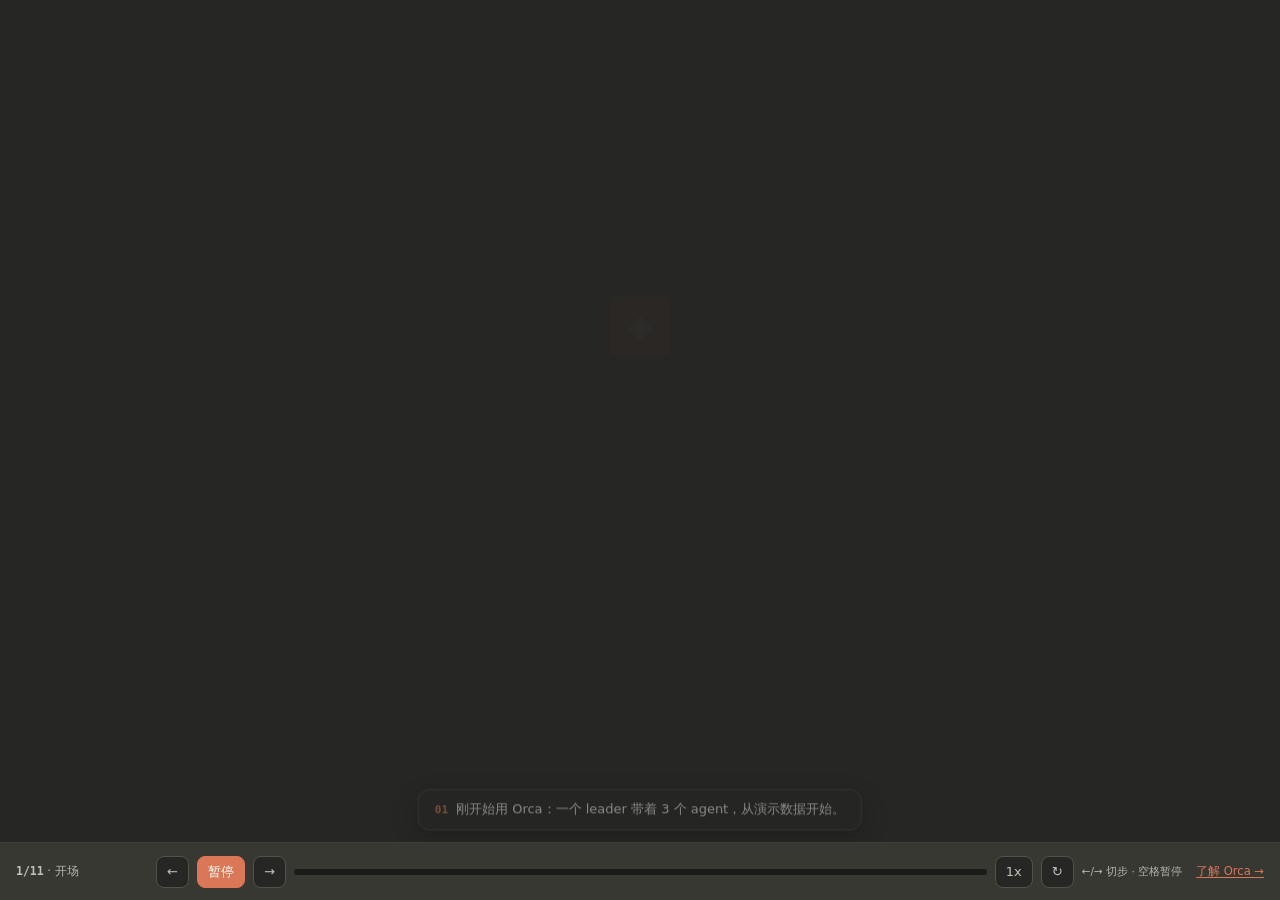
<file: docs/index.html>
<!DOCTYPE html>
<html lang="zh-CN">
<head>
<meta charset="utf-8">
<meta http-equiv="refresh" content="0;url=demo.html">
<title>token-ledger · 打开演示</title>
</head>
<body>
<a href="demo.html">打开产品演示 →</a>
</body>
</html>
</file>
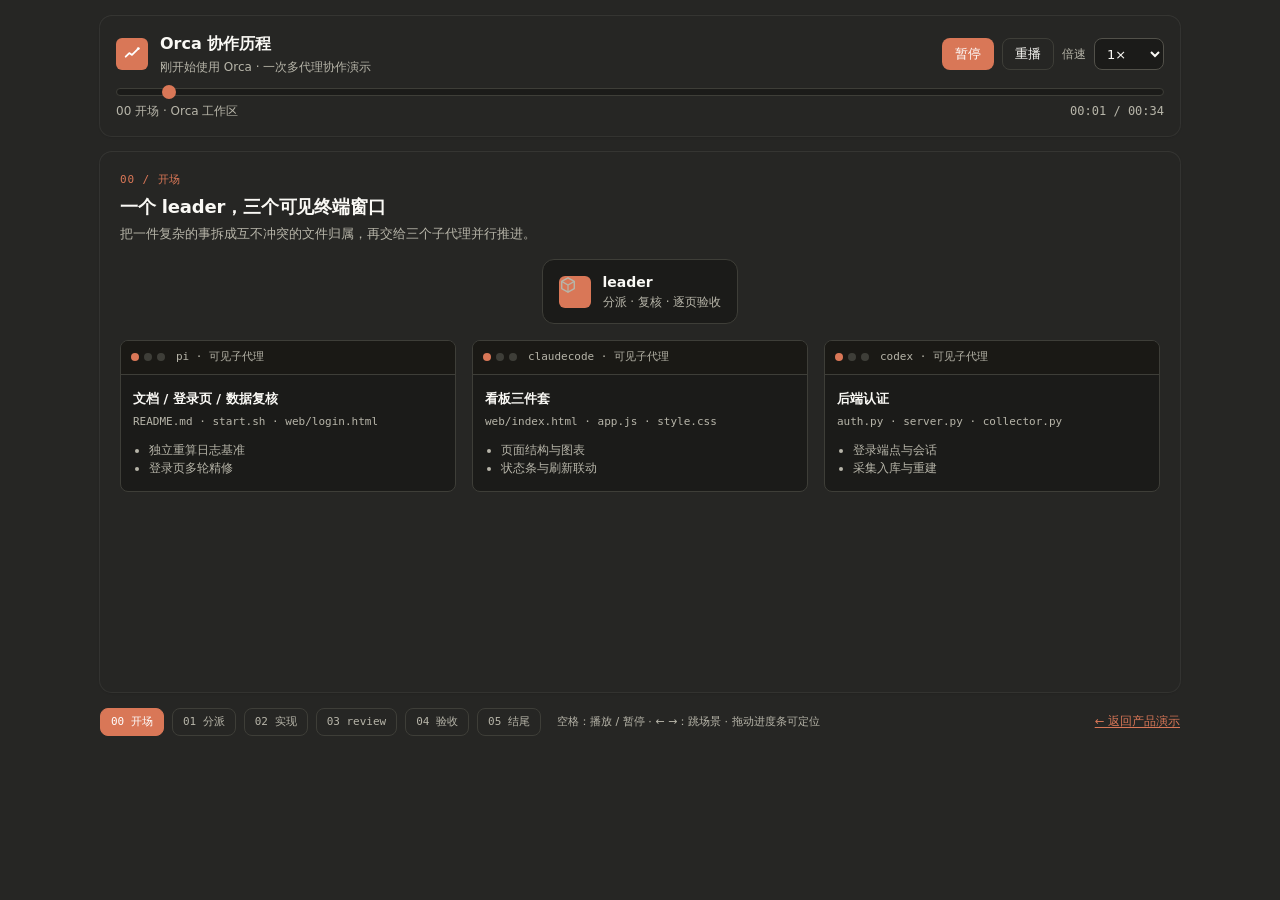
<file: docs/demo-orca.html>
<!DOCTYPE html>
<html lang="zh-CN">
<head>
<meta charset="utf-8">
<meta name="viewport" content="width=device-width, initial-scale=1">
<title>Orca 协作历程 · 演示动画</title>
<style>
  /* 模板 claude.dark 暗色色板（OKLCH 字面值）；8px 圆角、细环卡片、4px 基准间距。 */
  :root {
    --background: oklch(0.2679 0.0036 106.6427);
    --foreground: oklch(0.8074 0.0142 93.0137);
    --card: oklch(0.2679 0.0036 106.6427);
    --card-foreground: oklch(0.9818 0.0054 95.0986);
    --muted: oklch(0.2213 0.0038 106.707);
    --muted-foreground: oklch(0.7713 0.0169 99.0657);
    --primary: oklch(0.6724 0.1308 38.7559);
    --primary-foreground: oklch(1 0 0);
    --accent: oklch(0.213 0.0078 95.4245);
    --border: oklch(0.3618 0.0101 106.8928);
    --input: oklch(0.4336 0.0113 100.2195);
    --ring: oklch(0.6724 0.1308 38.7559);
    --destructive: oklch(0.6368 0.2078 25.3313);
    --sidebar: oklch(0.2357 0.0024 67.7077);
    --sidebar-foreground: oklch(0.8074 0.0142 93.0137);
    --sidebar-accent: oklch(0.168 0.002 106.6177);
    --sidebar-border: var(--border);
    --radius: 0.5rem;
    --radius-md: 0.375rem;
    --radius-xl: 0.75rem;
    --spacing: 0.25rem;
    --shadow: 0 1px 3px 0px hsl(0 0% 0% / 0.1), 0 1px 2px -1px hsl(0 0% 0% / 0.1);
    --font-sans: ui-sans-serif, system-ui, -apple-system, "Segoe UI", sans-serif;
    --font-mono: ui-monospace, SFMono-Regular, Menlo, monospace;
    --ring-line: 0 0 0 1px color-mix(in oklch, var(--foreground) 10%, transparent);
  }
  * { box-sizing: border-box; }
  [hidden] { display: none !important; }
  html { min-height: 100%; }
  body {
    margin: 0; min-height: 100vh; padding: 16px;
    display: grid; place-items: start center;
    background: var(--background); color: var(--foreground);
    font-family: var(--font-sans); font-size: 14px; line-height: 1.5;
    -webkit-font-smoothing: antialiased;
  }
  .app { width: 100%; max-width: 1080px; display: grid; gap: 16px; }

  /* ---- 顶栏 ---- */
  .topbar {
    display: grid; gap: 12px; padding: 16px;
    background: var(--card); border-radius: var(--radius-xl); box-shadow: var(--ring-line), var(--shadow);
  }
  .brand-row { display: flex; align-items: center; justify-content: space-between; gap: 16px; flex-wrap: wrap; }
  .brand { display: flex; align-items: center; gap: 12px; }
  .brand-mark {
    width: 32px; height: 32px; flex: none; display: grid; place-items: center;
    background: var(--primary); border-radius: var(--radius-md); color: var(--primary-foreground);
  }
  .brand-mark svg { width: 18px; height: 18px; }
  .brand h1 { margin: 0; font-size: 16px; font-weight: 600; color: var(--card-foreground); }
  .brand p { margin: 2px 0 0; font-size: 12px; color: var(--muted-foreground); }
  .controls { display: flex; align-items: center; gap: 8px; flex-wrap: wrap; }
  .btn {
    height: 32px; padding: 0 12px; display: inline-flex; align-items: center; justify-content: center;
    font: inherit; font-size: 13px; font-weight: 500;
    color: var(--primary-foreground); background: var(--primary);
    border: 1px solid transparent; border-radius: var(--radius); cursor: pointer;
    transition: background-color .15s ease;
  }
  .btn:hover { background: color-mix(in oklch, var(--primary) 80%, transparent); }
  .btn-ghost {
    color: var(--card-foreground); background: transparent; border-color: var(--border);
  }
  .btn-ghost:hover { background: var(--accent); }
  .ctl-label { display: inline-flex; align-items: center; gap: 8px; font-size: 12px; color: var(--muted-foreground); }
  select {
    height: 32px; padding: 0 8px; font: inherit; font-size: 13px;
    color: var(--card-foreground); background: var(--muted);
    border: 1px solid var(--input); border-radius: var(--radius); outline: none;
  }
  .timeline { display: grid; gap: 6px; }
  input[type="range"] {
    width: 100%; height: 8px; margin: 0; appearance: none; -webkit-appearance: none;
    background: var(--muted); border: 1px solid var(--border); border-radius: var(--radius);
    outline: none; cursor: pointer;
  }
  input[type="range"]::-webkit-slider-thumb {
    appearance: none; -webkit-appearance: none; width: 14px; height: 14px;
    background: var(--primary); border: 0; border-radius: 50%;
  }
  input[type="range"]::-moz-range-thumb {
    width: 14px; height: 14px; background: var(--primary); border: 0; border-radius: 50%;
  }
  .tl-meta { display: flex; justify-content: space-between; gap: 12px; font-size: 12px; color: var(--muted-foreground); }
  .tl-meta .clock { font-family: var(--font-mono); }

  /* ---- 舞台 / 场景 ---- */
  .stage { position: relative; height: 540px; }
  .scene {
    position: absolute; inset: 0; padding: 20px;
    display: flex; flex-direction: column; gap: 16px;
    background: var(--card); color: var(--card-foreground);
    border-radius: var(--radius-xl); box-shadow: var(--ring-line), var(--shadow);
    opacity: 0; pointer-events: none; transition: opacity .35s ease;
    overflow: hidden;
  }
  .scene.active { opacity: 1; pointer-events: auto; }
  .shead { display: grid; gap: 4px; flex: none; }
  .kicker { font-family: var(--font-mono); font-size: 11px; letter-spacing: .08em; text-transform: uppercase; color: var(--primary); }
  .shead h2 { margin: 0; font-size: 18px; font-weight: 600; letter-spacing: -.01em; }
  .shead p { margin: 0; font-size: 13px; color: var(--muted-foreground); }
  .card {
    padding: 12px; background: color-mix(in oklch, var(--muted) 35%, transparent);
    border: 1px solid var(--border); border-radius: var(--radius);
  }
  .tag {
    display: inline-block; padding: 2px 8px; font-family: var(--font-mono); font-size: 11px;
    color: var(--primary); border: 1px solid var(--border); border-radius: var(--radius-md);
  }
  .mono { font-family: var(--font-mono); font-size: 11px; color: var(--muted-foreground); }
  .grid3 { display: grid; grid-template-columns: repeat(3, minmax(0, 1fr)); gap: 16px; }

  /* leader 卡 */
  .leader {
    display: flex; align-items: center; gap: 12px; padding: 12px 16px; align-self: center;
    background: var(--muted); border: 1px solid var(--border); border-radius: var(--radius-xl);
  }
  .leader-avatar {
    width: 32px; height: 32px; flex: none; display: grid; place-items: center;
    background: var(--primary); border-radius: var(--radius-md); color: var(--primary-foreground);
  }
  .leader-avatar svg { width: 18px; height: 18px; }
  .leader b { display: block; font-size: 14px; font-weight: 600; }
  .leader span { display: block; font-size: 12px; color: var(--muted-foreground); }

  /* 终端窗口 */
  .term { display: grid; gap: 0; overflow: hidden; border: 1px solid var(--border); border-radius: var(--radius); background: var(--muted); }
  .term-bar {
    display: flex; align-items: center; gap: 5px; padding: 8px 10px;
    background: var(--accent); border-bottom: 1px solid var(--border);
  }
  .term-bar i { width: 8px; height: 8px; flex: none; border-radius: 50%; background: var(--border); }
  .term-bar i:first-child { background: var(--primary); }
  .term-bar span { margin-left: 6px; font-family: var(--font-mono); font-size: 11px; color: var(--muted-foreground); }
  .term-body { padding: 14px 12px; display: grid; gap: 6px; }
  .term-body b { font-size: 13px; font-weight: 600; }
  .term-body p { margin: 0; font-family: var(--font-mono); font-size: 11px; color: var(--muted-foreground); overflow-wrap: anywhere; }
  .term-body ul { margin: 4px 0 0; padding-left: 16px; font-size: 12px; color: var(--muted-foreground); }

  /* S1 分派 */
  .dispatch { position: relative; display: grid; gap: 16px; }
  .dispatch .leader { align-self: center; }
  .dispatch-lines { height: 28px; position: relative; }
  .dispatch-lines svg { width: 100%; height: 100%; display: block; opacity: 0; }
  .dispatch-grid { display: grid; grid-template-columns: repeat(3, minmax(0, 1fr)); gap: 16px; }
  .dispatch-col { display: grid; gap: 8px; min-width: 0; }
  .task-card {
    padding: 12px; border: 1px dashed var(--primary); border-radius: var(--radius);
    background: color-mix(in oklch, var(--primary) 8%, var(--muted));
    opacity: 0; will-change: transform, opacity;
  }
  .task-card b { display: block; margin: 6px 0 2px; font-size: 14px; font-weight: 600; }
  .task-card p { margin: 0; font-family: var(--font-mono); font-size: 11px; color: var(--muted-foreground); overflow-wrap: anywhere; }
  .term-mini {
    padding: 8px 10px; font-family: var(--font-mono); font-size: 11px;
    color: var(--muted-foreground); background: var(--muted);
    border: 1px solid var(--border); border-radius: var(--radius);
  }

  /* S2 实现 */
  .work { display: grid; gap: 10px; padding: 14px; border: 1px solid var(--border); border-radius: var(--radius); background: var(--muted); }
  .work-head { display: flex; align-items: center; gap: 8px; }
  .work-head b { font-size: 14px; font-weight: 600; }
  .work-head em { margin-left: auto; font-style: normal; font-family: var(--font-mono); font-size: 11px; color: var(--primary); }
  .pulse { width: 8px; height: 8px; flex: none; border-radius: 50%; background: var(--primary); animation: pulse 1.1s ease-in-out infinite; }
  @keyframes pulse { 0%, 100% { opacity: .35; transform: scale(.8); } 50% { opacity: 1; transform: scale(1.25); } }
  .work p { margin: 0; font-size: 12px; color: var(--muted-foreground); }
  .pbar { height: 8px; overflow: hidden; background: var(--accent); border: 1px solid var(--border); border-radius: var(--radius); }
  .pbar span { display: block; width: 0; height: 100%; background: var(--primary); transition: width .12s linear; }
  .work-log { font-family: var(--font-mono); font-size: 11px; color: var(--muted-foreground); min-height: 32px; }
  .stage.paused .pulse { animation-play-state: paused; }

  /* S3 review */
  .review { display: grid; grid-template-columns: 160px minmax(0, 1fr); gap: 16px; align-items: start; }
  .review .leader { align-self: start; flex-direction: column; text-align: center; }
  .bugs { display: grid; gap: 8px; }
  .bug {
    display: grid; grid-template-columns: 84px minmax(0, 1fr) auto; gap: 12px; align-items: center;
    padding: 10px 12px; border: 1px solid var(--border); border-radius: var(--radius);
    background: var(--muted); opacity: .35; transition: opacity .25s ease, border-color .25s ease, background-color .25s ease;
  }
  .bug.active { opacity: 1; border-color: var(--primary); background: color-mix(in oklch, var(--primary) 7%, var(--muted)); }
  .bug-id { font-family: var(--font-mono); font-size: 11px; color: var(--primary); }
  .bug b { font-size: 13px; font-weight: 600; }
  .bug p { margin: 2px 0 0; font-size: 11.5px; color: var(--muted-foreground); }
  .fix { font-family: var(--font-mono); font-size: 10px; padding: 2px 6px; border-radius: var(--radius-md); color: var(--muted-foreground); border: 1px solid var(--border); }
  .bug.active .fix { color: var(--primary); border-color: var(--primary); }

  /* S4 验收 */
  .verify { display: grid; grid-template-columns: minmax(0, 1.15fr) minmax(0, 1fr); gap: 16px; }
  .browser { display: grid; gap: 0; overflow: hidden; border: 1px solid var(--border); border-radius: var(--radius); background: var(--muted); }
  .bf-bar { display: flex; align-items: center; gap: 5px; padding: 8px 10px; background: var(--accent); border-bottom: 1px solid var(--border); }
  .bf-bar i { width: 8px; height: 8px; flex: none; border-radius: 50%; background: var(--border); }
  .bf-bar i:first-child { background: var(--primary); }
  .bf-url { margin-left: 8px; flex: 1; padding: 2px 8px; font-family: var(--font-mono); font-size: 10px; color: var(--muted-foreground); background: var(--background); border-radius: var(--radius-md); }
  .bf-body { padding: 14px; display: grid; gap: 12px; }
  .bf-kpis { display: grid; grid-template-columns: repeat(4, minmax(0, 1fr)); gap: 8px; }
  .bf-kpi { height: 42px; border: 1px solid var(--border); border-radius: var(--radius); background: var(--background); }
  .bf-bars { display: grid; gap: 8px; padding: 12px; border: 1px solid var(--border); border-radius: var(--radius); background: var(--background); }
  .bf-bar-row { display: grid; grid-template-columns: 52px minmax(0, 1fr); gap: 8px; align-items: center; }
  .bf-bar-row span { font-family: var(--font-mono); font-size: 10px; color: var(--muted-foreground); }
  .bf-bar-row i { display: block; height: 10px; border-radius: var(--radius-md); background: var(--primary); opacity: .75; }
  .metrics { display: grid; gap: 8px; align-content: start; }
  .metrics-note { font-size: 11px; color: var(--muted-foreground); }
  .metric { display: flex; align-items: center; justify-content: space-between; gap: 12px; padding: 8px 12px; border: 1px solid var(--border); border-radius: var(--radius); background: var(--muted); }
  .metric span { font-size: 12px; color: var(--muted-foreground); }
  .metric b { font-family: var(--font-mono); font-size: 13px; font-weight: 600; }
  .metric b .after { color: var(--primary); }
  .checks { display: grid; grid-template-columns: repeat(2, minmax(0, 1fr)); gap: 8px; }
  .check { display: flex; align-items: center; gap: 8px; padding: 8px 10px; font-size: 12px; color: var(--muted-foreground); border: 1px dashed var(--border); border-radius: var(--radius); opacity: .4; transition: opacity .25s ease, border-color .25s ease, color .25s ease; }
  .check.active { opacity: 1; color: var(--card-foreground); border-style: solid; border-color: var(--primary); }
  .check i { width: 14px; height: 14px; flex: none; display: grid; place-items: center; font-style: normal; font-size: 10px; border-radius: var(--radius-md); background: var(--accent); color: var(--primary); }

  /* S5 结尾 */
  .ending { display: grid; grid-template-columns: minmax(0, 1fr) minmax(0, 1fr); gap: 16px; }
  .facts { display: grid; gap: 8px; align-content: start; }
  .fact { display: flex; align-items: flex-start; gap: 10px; padding: 10px 12px; border: 1px solid var(--border); border-radius: var(--radius); background: var(--muted); opacity: .35; transition: opacity .25s ease, border-color .25s ease; }
  .fact.active { opacity: 1; border-color: var(--primary); }
  .fact i { width: 20px; height: 20px; flex: none; display: grid; place-items: center; font-style: normal; font-family: var(--font-mono); font-size: 11px; color: var(--primary); border-radius: var(--radius-md); background: var(--accent); }
  .fact b { display: block; font-size: 12.5px; font-weight: 600; }
  .fact p { margin: 2px 0 0; font-size: 11.5px; color: var(--muted-foreground); }
  .snapshot { display: grid; gap: 8px; align-content: start; padding: 12px; border: 1px solid var(--border); border-radius: var(--radius); background: var(--muted); }
  .snapshot h3 { margin: 0; font-size: 13px; font-weight: 600; }
  .snap-grid { display: grid; grid-template-columns: repeat(2, minmax(0, 1fr)); gap: 8px; }
  .snap-cell { padding: 8px; border: 1px solid var(--border); border-radius: var(--radius); background: var(--background); }
  .snap-cell span { display: block; font-size: 11px; color: var(--muted-foreground); }
  .snap-cell b { font-family: var(--font-mono); font-size: 13px; font-weight: 600; color: var(--card-foreground); overflow-wrap: anywhere; }
  .back {
    align-self: start; justify-self: start; height: 32px; padding: 0 12px;
    display: inline-flex; align-items: center; font-size: 13px; font-weight: 500;
    color: var(--primary-foreground); background: var(--primary);
    border-radius: var(--radius); text-decoration: none;
  }
  .back:hover { background: color-mix(in oklch, var(--primary) 80%, transparent); }
  .source-note { font-size: 11px; color: var(--muted-foreground); }

  /* ---- 底栏 ---- */
  .footbar { display: flex; align-items: center; justify-content: space-between; gap: 16px; flex-wrap: wrap; }
  .dots { display: flex; gap: 8px; flex-wrap: wrap; }
  .dot-btn {
    height: 28px; padding: 0 10px; font: inherit; font-size: 11px; font-family: var(--font-mono);
    color: var(--muted-foreground); background: transparent;
    border: 1px solid var(--border); border-radius: var(--radius); cursor: pointer;
  }
  .dot-btn.active { color: var(--primary-foreground); background: var(--primary); border-color: var(--primary); }
  .foot-hint { font-size: 11px; color: var(--muted-foreground); }

  @media (max-width: 780px) {
    .stage { height: 660px; }
    .grid3, .dispatch-grid { grid-template-columns: 1fr; gap: 8px; }
    .review, .verify, .ending { grid-template-columns: 1fr; }
    .snapshot .snap-grid { grid-template-columns: 1fr 1fr; }
    .dispatch-lines { display: none; }
  }
  @media (prefers-reduced-motion: reduce) {
    *, *::before, *::after {
      animation-duration: .01ms !important;
      animation-iteration-count: 1 !important;
      transition-duration: .01ms !important;
    }
  }
</style>
</head>
<body>
<div class="app">
  <header class="topbar">
    <div class="brand-row">
      <div class="brand">
        <span class="brand-mark" aria-hidden="true">
          <svg viewBox="0 0 20 20"><path d="M3 13l4-4 3 2 7-7" fill="none" stroke="currentColor" stroke-width="2" stroke-linecap="round" stroke-linejoin="round"/><circle cx="17" cy="4" r="1.6" fill="currentColor"/></svg>
        </span>
        <div>
          <h1>Orca 协作历程</h1>
          <p>刚开始使用 Orca · 一次多代理协作演示</p>
        </div>
      </div>
      <div class="controls">
        <button class="btn" id="btn-play" type="button">暂停</button>
        <button class="btn btn-ghost" id="btn-replay" type="button">重播</button>
        <label class="ctl-label" for="sel-speed">倍速
          <select id="sel-speed">
            <option value="0.5">0.5×</option>
            <option value="1" selected>1×</option>
            <option value="1.5">1.5×</option>
            <option value="2">2×</option>
          </select>
        </label>
      </div>
    </div>
    <div class="timeline">
      <input type="range" id="seek" min="0" max="1000" value="0" step="1" aria-label="时间轴进度">
      <div class="tl-meta"><span id="scene-name">开场 · Orca 工作区</span><span class="clock" id="clock">00:00 / 00:34</span></div>
    </div>
  </header>

  <main class="stage" id="stage">

    <!-- 00 开场 -->
    <section class="scene" data-i="0">
      <div class="shead">
        <span class="kicker">00 / 开场</span>
        <h2>一个 leader，三个可见终端窗口</h2>
        <p>把一件复杂的事拆成互不冲突的文件归属，再交给三个子代理并行推进。</p>
      </div>
      <div class="leader">
        <span class="leader-avatar" aria-hidden="true">
          <svg viewBox="0 0 20 20"><path d="M10 2l7 4v8l-7 4-7-4V6z" fill="none" stroke="currentColor" stroke-width="1.6" stroke-linejoin="round"/><path d="M3 6l7 4 7-4M10 10v8" fill="none" stroke="currentColor" stroke-width="1.4"/></svg>
        </span>
        <div><b>leader</b><span>分派 · 复核 · 逐页验收</span></div>
      </div>
      <div class="grid3">
        <article class="term">
          <div class="term-bar"><i></i><i></i><i></i><span>pi · 可见子代理</span></div>
          <div class="term-body">
            <b>文档 / 登录页 / 数据复核</b>
            <p>README.md · start.sh · web/login.html</p>
            <ul><li>独立重算日志基准</li><li>登录页多轮精修</li></ul>
          </div>
        </article>
        <article class="term">
          <div class="term-bar"><i></i><i></i><i></i><span>claudecode · 可见子代理</span></div>
          <div class="term-body">
            <b>看板三件套</b>
            <p>web/index.html · app.js · style.css</p>
            <ul><li>页面结构与图表</li><li>状态条与刷新联动</li></ul>
          </div>
        </article>
        <article class="term">
          <div class="term-bar"><i></i><i></i><i></i><span>codex · 可见子代理</span></div>
          <div class="term-body">
            <b>后端认证</b>
            <p>auth.py · server.py · collector.py</p>
            <ul><li>登录端点与会话</li><li>采集入库与重建</li></ul>
          </div>
        </article>
      </div>
    </section>

    <!-- 01 分派 -->
    <section class="scene" data-i="1">
      <div class="shead">
        <span class="kicker">01 / 分派</span>
        <h2>三条任务卡，从 leader 飞向各自窗口</h2>
        <p>每个文件只归一个人：先划清边界，再并行开工，避免互相覆盖。</p>
      </div>
      <div class="dispatch">
        <div class="leader">
          <span class="leader-avatar" aria-hidden="true">
            <svg viewBox="0 0 20 20"><path d="M3 10h14M10 3v14" fill="none" stroke="currentColor" stroke-width="2" stroke-linecap="round"/></svg>
          </span>
          <div><b>leader 分派</b><span>逐文件独占 · 严禁越界写入</span></div>
        </div>
        <div class="dispatch-lines" aria-hidden="true">
          <svg id="dispatch-svg" viewBox="0 0 900 28" preserveAspectRatio="none">
            <path d="M450 0 C 450 18, 150 10, 150 28" fill="none" stroke="var(--primary)" stroke-width="1.5" stroke-dasharray="4 4"/>
            <path d="M450 0 L 450 28" fill="none" stroke="var(--primary)" stroke-width="1.5" stroke-dasharray="4 4"/>
            <path d="M450 0 C 450 18, 750 10, 750 28" fill="none" stroke="var(--primary)" stroke-width="1.5" stroke-dasharray="4 4"/>
          </svg>
        </div>
        <div class="dispatch-grid">
          <div class="dispatch-col">
            <div class="task-card" data-i="0">
              <span class="tag">后端认证</span><b>codex</b>
              <p>auth.py · server.py</p>
            </div>
            <div class="term-mini">→ codex 窗口</div>
          </div>
          <div class="dispatch-col">
            <div class="task-card" data-i="1">
              <span class="tag">看板三件套</span><b>claudecode</b>
              <p>index.html · app.js · style.css</p>
            </div>
            <div class="term-mini">→ claudecode 窗口</div>
          </div>
          <div class="dispatch-col">
            <div class="task-card" data-i="2">
              <span class="tag">登录页 / 文档</span><b>pi</b>
              <p>login.html · README.md · start.sh</p>
            </div>
            <div class="term-mini">→ pi 窗口</div>
          </div>
        </div>
      </div>
    </section>

    <!-- 02 实现 -->
    <section class="scene" data-i="2">
      <div class="shead">
        <span class="kicker">02 / 并行实现</span>
        <h2>三个窗口同时 Working</h2>
        <p>各写各的文件，进度条同步增长；公共契约由 leader 统一口径。</p>
      </div>
      <div class="grid3">
        <article class="work" data-i="0">
          <div class="work-head"><span class="pulse"></span><b>pi</b><em>Working…</em></div>
          <p>日志重算 / 登录页 / 文档接管</p>
          <div class="pbar"><span id="pbar-0"></span></div>
          <div class="work-log" id="log-0">准备中</div>
        </article>
        <article class="work" data-i="1">
          <div class="work-head"><span class="pulse"></span><b>claudecode</b><em>Working…</em></div>
          <p>KPI / 图表 / 状态条 / 刷新联动</p>
          <div class="pbar"><span id="pbar-1"></span></div>
          <div class="work-log" id="log-1">准备中</div>
        </article>
        <article class="work" data-i="2">
          <div class="work-head"><span class="pulse"></span><b>codex</b><em>Working…</em></div>
          <p>采集入库 / 认证端点 / 会话</p>
          <div class="pbar"><span id="pbar-2"></span></div>
          <div class="work-log" id="log-2">准备中</div>
        </article>
      </div>
      <div class="card source-note">合约先行：字段名、端点、cookie 与 401 语义由 leader 统一修订，三路各自对齐。</div>
    </section>

    <!-- 03 review -->
    <section class="scene" data-i="3">
      <div class="shead">
        <span class="kicker">03 / leader review</span>
        <h2>逐个弹出 bug / fix 气泡</h2>
        <p>每轮复核后回派修复，再进入下一轮验收。</p>
      </div>
      <div class="review">
        <div class="leader">
          <span class="leader-avatar" aria-hidden="true">
            <svg viewBox="0 0 20 20"><circle cx="9" cy="9" r="5.5" fill="none" stroke="currentColor" stroke-width="1.6"/><path d="M13 13l4 4" fill="none" stroke="currentColor" stroke-width="1.8" stroke-linecap="round"/></svg>
          </span>
          <div><b>leader</b><span>复核 · 回派 · 再验收</span></div>
        </div>
        <div class="bugs">
          <article class="bug" data-i="0">
            <span class="bug-id">BUG-01</span>
            <div><b>导入幂等</b><p>Pi 跨文件副本未内容去重 → 内容哈希 dedup_key + INSERT OR IGNORE，重建后与日志重算一致。</p></div>
            <span class="fix">FIXED</span>
          </article>
          <article class="bug" data-i="1">
            <span class="bug-id">BUG-02</span>
            <div><b>展示</b><p>看板展示口径由对应 agent 修复，leader 逐项复核后关闭。</p></div>
            <span class="fix">FIXED</span>
          </article>
          <article class="bug" data-i="2">
            <span class="bug-id">BUG-03</span>
            <div><b>布局主次</b><p>页面主次层级由对应 agent 调整，leader 逐页截图验收后关闭。</p></div>
            <span class="fix">FIXED</span>
          </article>
          <article class="bug" data-i="3">
            <span class="bug-id">BUG-04</span>
            <div><b>登录误导文案</b><p>400 校验失败曾被显示成「服务暂时不可用」→ 按状态码分类 + 受控固定文案 + 前端预校验。</p></div>
            <span class="fix">FIXED</span>
          </article>
        </div>
      </div>
    </section>

    <!-- 04 验收 -->
    <section class="scene" data-i="4">
      <div class="shead">
        <span class="kicker">04 / 验收</span>
        <h2>浏览器截图帧 · 指标 before → after</h2>
        <p>逐页截图验收，勾选项逐个点亮。下列数字为本轮流程计数，不是用量统计。</p>
      </div>
      <div class="verify">
        <div class="browser" aria-label="看板截图帧示意">
          <div class="bf-bar"><i></i><i></i><i></i><span class="bf-url">127.0.0.1:8765/</span></div>
          <div class="bf-body">
            <div class="bf-kpis"><div class="bf-kpi"></div><div class="bf-kpi"></div><div class="bf-kpi"></div><div class="bf-kpi"></div></div>
            <div class="bf-bars">
              <div class="bf-bar-row"><span>pi</span><i style="width: 84%"></i></div>
              <div class="bf-bar-row"><span>codex</span><i style="width: 46%"></i></div>
              <div class="bf-bar-row"><span>claude</span><i style="width: 18%"></i></div>
            </div>
          </div>
        </div>
        <div class="metrics">
          <div class="metrics-note">流程计数 · 非用量统计 before → after</div>
          <div class="metric"><span>可见子代理</span><b>0 → <em class="after" id="m-0">0</em> / 3</b></div>
          <div class="metric"><span>分派轮次</span><b>0 → <em class="after" id="m-1">0</em> / 6</b></div>
          <div class="metric"><span>闭环缺陷</span><b>0 → <em class="after" id="m-2">0</em> / 4</b></div>
          <div class="metric"><span>验收勾选</span><b>0 → <em class="after" id="m-3">0</em> / 4</b></div>
          <div class="checks">
            <div class="check" data-i="0"><i>✓</i>零 JS 错误</div>
            <div class="check" data-i="1"><i>✓</i>启动与端口一致</div>
            <div class="check" data-i="2"><i>✓</i>接口契约一致</div>
            <div class="check" data-i="3"><i>✓</i>登录可用</div>
          </div>
        </div>
      </div>
    </section>

    <!-- 05 结尾 -->
    <section class="scene" data-i="5">
      <div class="shead">
        <span class="kicker">05 / 结尾</span>
        <h2>流程事实</h2>
        <p>数据为演示合成数据 · 协作流程为演示分镜</p>
      </div>
      <div class="ending">
        <div class="facts">
          <div class="fact" data-i="0"><i>1</i><div><b>3 个可见子代理 + 1 个 leader</b><p>pi / claudecode / codex 并行，leader 负责分派与验收。</p></div></div>
          <div class="fact" data-i="1"><i>2</i><div><b>多轮迭代</b><p>分派 → 实现 → review → 修复 → 再验收，逐文件独占避免冲突。</p></div></div>
          <div class="fact" data-i="2"><i>3</i><div><b>逐页截图验收</b><p>由 leader 终验，缺陷气泡逐个点亮关闭。</p></div></div>
          <div class="fact" data-i="3"><i>4</i><div><b>凭据恢复</b><p>自测后恢复初始凭据状态，确认登录成功后保持现状。</p></div></div>
        </div>
        <div class="snapshot" id="snapshot">
          <h3>演示数据快照</h3>
          <div class="snap-grid" id="snap-grid" hidden>
            <div class="snap-cell"><span>事件数</span><b id="snap-events">—</b></div>
            <div class="snap-cell"><span>总 token</span><b id="snap-tokens">—</b></div>
            <div class="snap-cell"><span>活跃 agent</span><b id="snap-agents">—</b></div>
            <div class="snap-cell"><span>有记录天数</span><b id="snap-days">—</b></div>
            <div class="snap-cell"><span>首末日期</span><b id="snap-range">—</b></div>
            <div class="snap-cell"><span>快照时间</span><b id="snap-at">—</b></div>
          </div>
          <p class="source-note" id="snap-source" hidden></p>
          <p class="source-note" id="snap-missing">未读取到快照时仅展示流程事实，不编造统计数字。</p>
        </div>
      </div>
      <a class="back" href="demo.html">返回产品演示 →</a>
    </section>

  </main>

  <footer class="footbar">
    <div class="dots" id="dots">
      <button class="dot-btn" data-i="0" type="button">00 开场</button>
      <button class="dot-btn" data-i="1" type="button">01 分派</button>
      <button class="dot-btn" data-i="2" type="button">02 实现</button>
      <button class="dot-btn" data-i="3" type="button">03 review</button>
      <button class="dot-btn" data-i="4" type="button">04 验收</button>
      <button class="dot-btn" data-i="5" type="button">05 结尾</button>
    </div>
    <div class="foot-hint" id="foot-hint">空格：播放 / 暂停 · ← →：跳场景 · 拖动进度条可定位</div>
    <a href="demo.html" style="margin-left:auto;white-space:nowrap;font-size:11.5px;color:var(--primary);text-decoration:underline;text-underline-offset:2px;">&larr; 返回产品演示</a>
  </footer>
</div>

<!-- 同目录演示数据；缺失时 window.DEMO_DATA 为 undefined，页面只展示流程事实。 -->
<script src="demo-data.js"></script>
<script>
(function () {
  'use strict';

  var SCENES = [
    { name: '00 开场 · Orca 工作区', dur: 4000 },
    { name: '01 分派 · 三条任务卡', dur: 6000 },
    { name: '02 实现 · 三个窗口 Working', dur: 6000 },
    { name: '03 review · 四个 bug/fix', dur: 6000 },
    { name: '04 验收 · 截图帧与指标', dur: 6000 },
    { name: '05 结尾 · 流程事实', dur: 6000 }
  ];
  var TOTAL = 0;
  SCENES.forEach(function (s) { TOTAL += s.dur; });

  var stage = document.getElementById('stage');
  var scenes = Array.prototype.slice.call(document.querySelectorAll('.scene'));
  var dots = Array.prototype.slice.call(document.querySelectorAll('.dot-btn'));
  var seek = document.getElementById('seek');
  var clock = document.getElementById('clock');
  var sceneName = document.getElementById('scene-name');
  var btnPlay = document.getElementById('btn-play');
  var btnReplay = document.getElementById('btn-replay');
  var selSpeed = document.getElementById('sel-speed');
  var footHint = document.getElementById('foot-hint');

  var reduce = !!(window.matchMedia && window.matchMedia('(prefers-reduced-motion: reduce)').matches);
  var elapsed = 0;
  var playing = !reduce;
  var speed = 1;
  var lastTs = 0;

  var taskCards = Array.prototype.slice.call(document.querySelectorAll('.task-card'));
  var dispatchSvg = document.getElementById('dispatch-svg');
  var pbars = [0, 1, 2].map(function (i) { return document.getElementById('pbar-' + i); });
  var logs = [0, 1, 2].map(function (i) { return document.getElementById('log-' + i); });
  var bugs = Array.prototype.slice.call(document.querySelectorAll('.bug'));
  var checks = Array.prototype.slice.call(document.querySelectorAll('.check'));
  var facts = Array.prototype.slice.call(document.querySelectorAll('.fact'));
  var metrics = [0, 1, 2, 3].map(function (i) { return document.getElementById('m-' + i); });
  var METRIC_TARGETS = [3, 6, 4, 4];
  var WORK_LOGS = [
    ['解析日志重算基准', '登录页表单 / 文案', '文档与结构对齐'],
    ['KPI 与图表骨架', '状态条与刷新联动', '样式与响应式'],
    ['采集入库幂等', '认证端点与会话', '静态白名单与拦截']
  ];

  function clamp(v) { return v < 0 ? 0 : (v > 1 ? 1 : v); }
  function fmtTime(ms) {
    var s = Math.floor(ms / 1000);
    return String(Math.floor(s / 60)).padStart(2, '0') + ':' + String(s % 60).padStart(2, '0');
  }
  function fmtNum(n) {
    try { return Number(n).toLocaleString('en-US'); } catch (e) { return String(n); }
  }
  function syncPlayBtn() {
    btnPlay.textContent = playing ? '暂停' : '播放';
    stage.classList.toggle('paused', !playing);
    btnPlay.setAttribute('aria-pressed', playing ? 'true' : 'false');
  }

  /* 演示快照：只读取 demo-data.js 暴露的字段，取不到就隐藏数字区。 */
  function applySnapshot() {
    var d = window.DEMO_DATA;
    var grid = document.getElementById('snap-grid');
    var missing = document.getElementById('snap-missing');
    var source = document.getElementById('snap-source');
    if (!d || !d.overview) {
      grid.hidden = true;
      source.hidden = true;
      missing.hidden = false;
      return;
    }
    var o = d.overview;
    var meta = d.meta || {};
    document.getElementById('snap-events').textContent = fmtNum(o.event_count);
    document.getElementById('snap-tokens').textContent = fmtNum(o.total_tokens);
    document.getElementById('snap-agents').textContent = fmtNum(o.agent_count);
    document.getElementById('snap-days').textContent = fmtNum(o.days_with_data);
    document.getElementById('snap-range').textContent = String(o.first_day) + ' ~ ' + String(o.last_day);
    document.getElementById('snap-at').textContent = String(meta.captured_at || '—');
    source.textContent = String(meta.source || '演示合成数据') + ' · 只读导出';
    grid.hidden = false;
    source.hidden = false;
    missing.hidden = true;
  }

  function updateScene(idx, p) {
    var i, q;
    if (idx === 1) {
      dispatchSvg.style.opacity = String(clamp(p * 2));
      for (i = 0; i < taskCards.length; i++) {
        q = clamp((p - i * 0.14) / 0.46);
        taskCards[i].style.opacity = String(q);
        taskCards[i].style.transform = 'translateY(' + ((1 - q) * -64).toFixed(1) + 'px) scale(' + (0.94 + 0.06 * q).toFixed(3) + ')';
      }
    }
    if (idx === 2) {
      for (i = 0; i < pbars.length; i++) {
        q = clamp(p * 1.12 - i * 0.04);
        pbars[i].style.width = (q * 100).toFixed(1) + '%';
        logs[i].textContent = WORK_LOGS[i][Math.min(2, Math.floor(q * 3))];
      }
    }
    if (idx === 3) {
      for (i = 0; i < bugs.length; i++) {
        bugs[i].classList.toggle('active', p >= (i + 0.7) / 5);
      }
    }
    if (idx === 4) {
      for (i = 0; i < metrics.length; i++) {
        q = clamp((p - i * 0.08) / 0.55);
        metrics[i].textContent = String(Math.round(METRIC_TARGETS[i] * q));
      }
      for (i = 0; i < checks.length; i++) {
        checks[i].classList.toggle('active', p >= (i + 0.8) / 5);
      }
    }
    if (idx === 5) {
      for (i = 0; i < facts.length; i++) {
        facts[i].classList.toggle('active', p >= (i + 0.5) / 5);
      }
    }
  }

  function render() {
    var acc = 0, idx = SCENES.length - 1, p = 1, i;
    for (i = 0; i < SCENES.length; i++) {
      if (elapsed < acc + SCENES[i].dur) {
        idx = i;
        p = clamp((elapsed - acc) / SCENES[i].dur);
        break;
      }
      acc += SCENES[i].dur;
    }
    for (i = 0; i < scenes.length; i++) {
      scenes[i].classList.toggle('active', i === idx);
    }
    for (i = 0; i < dots.length; i++) {
      dots[i].classList.toggle('active', i === idx);
    }
    updateScene(idx, p);
    seek.value = String(Math.round(elapsed / TOTAL * 1000));
    clock.textContent = fmtTime(elapsed) + ' / ' + fmtTime(TOTAL);
    sceneName.textContent = SCENES[idx].name;
  }

  function tick(ts) {
    if (!lastTs) { lastTs = ts; }
    var dt = ts - lastTs;
    lastTs = ts;
    if (playing) {
      elapsed += dt * speed;
      if (elapsed >= TOTAL) {
        elapsed = TOTAL;
        playing = false;
        syncPlayBtn();
      }
      render();
    }
    window.requestAnimationFrame(tick);
  }

  btnPlay.addEventListener('click', function () {
    if (elapsed >= TOTAL) { elapsed = 0; }
    playing = !playing;
    syncPlayBtn();
    render();
  });
  btnReplay.addEventListener('click', function () {
    elapsed = 0;
    playing = true;
    syncPlayBtn();
    render();
  });
  selSpeed.addEventListener('change', function () {
    var v = parseFloat(selSpeed.value);
    speed = isFinite(v) && v > 0 ? v : 1;
  });
  seek.addEventListener('input', function () {
    elapsed = (parseInt(seek.value, 10) / 1000) * TOTAL;
    if (elapsed >= TOTAL) { elapsed = TOTAL; playing = false; syncPlayBtn(); }
    render();
  });
  dots.forEach(function (btn, i) {
    btn.addEventListener('click', function () {
      var acc = 0, k;
      for (k = 0; k < i; k++) { acc += SCENES[k].dur; }
      elapsed = acc;
      render();
    });
  });
  document.addEventListener('keydown', function (ev) {
    if (ev.key === ' ' || ev.code === 'Space') {
      ev.preventDefault();
      btnPlay.click();
    } else if (ev.key === 'ArrowRight' || ev.key === 'ArrowLeft') {
      var acc = 0, idx = 0, k;
      for (k = 0; k < SCENES.length; k++) {
        if (elapsed < acc + SCENES[k].dur) { idx = k; break; }
        acc += SCENES[k].dur;
      }
      idx = ev.key === 'ArrowRight' ? Math.min(SCENES.length - 1, idx + 1) : Math.max(0, idx - 1);
      acc = 0;
      for (k = 0; k < idx; k++) { acc += SCENES[k].dur; }
      elapsed = acc;
      render();
    }
  });

  if (reduce) {
    footHint.textContent = '已按系统设置减少动效：默认暂停，可手动播放或拖动进度条定位。';
  }
  applySnapshot();
  syncPlayBtn();
  render();
  window.requestAnimationFrame(tick);
})();
</script>
</body>
</html>
</file>
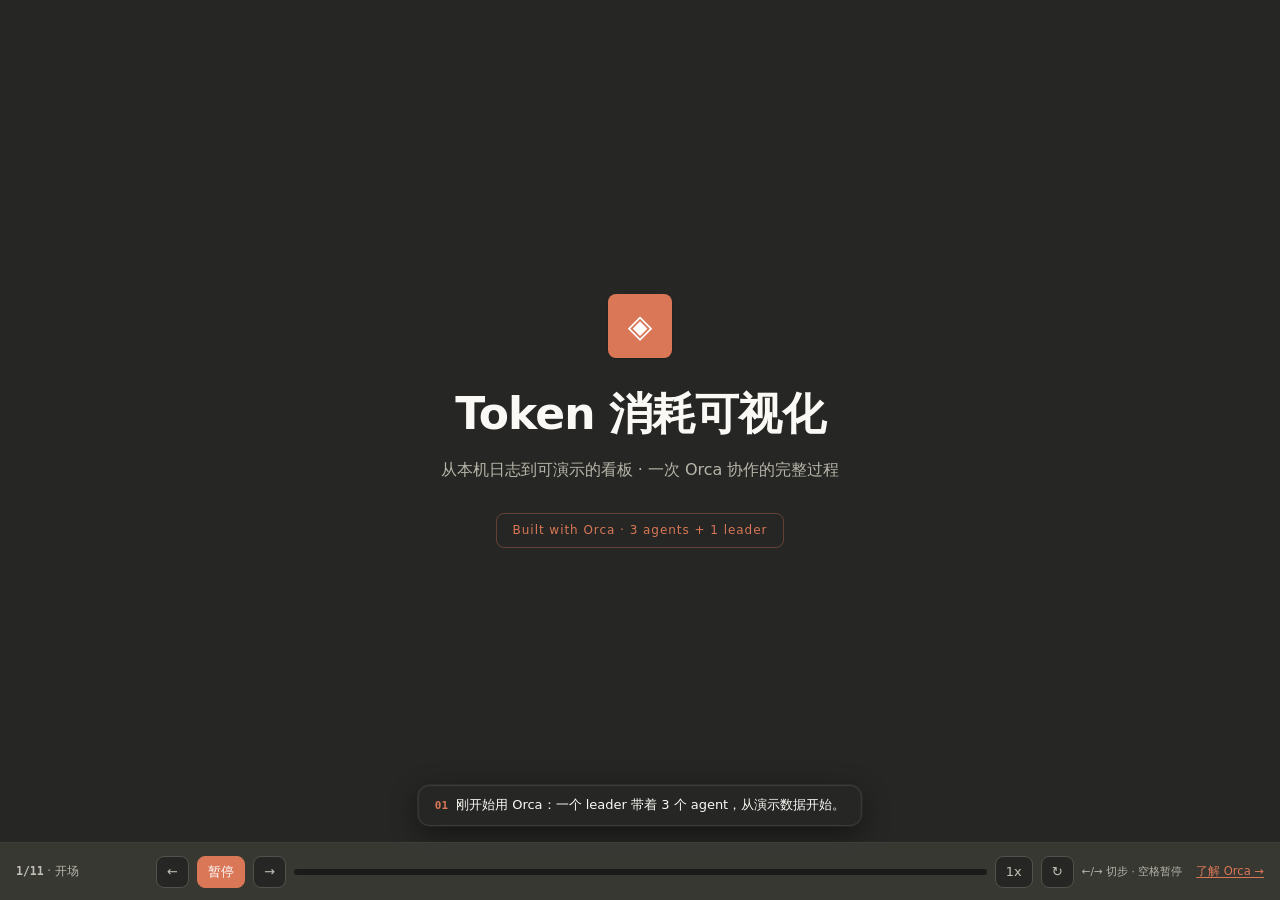
<file: docs/demo.html>
<!DOCTYPE html>
<html lang="zh-CN">
<head>
<meta charset="utf-8">
<meta name="viewport" content="width=device-width, initial-scale=1">
<meta name="color-scheme" content="dark">
<title>Orca · 产品演示</title>
<style>
:root{
  --background: oklch(0.2679 0.0036 106.6427);
  --foreground: oklch(0.8074 0.0142 93.0137);
  --card: oklch(0.2679 0.0036 106.6427);
  --card-foreground: oklch(0.9818 0.0054 95.0986);
  --muted: oklch(0.2213 0.0038 106.707);
  --muted-foreground: oklch(0.7713 0.0169 99.0657);
  --primary: oklch(0.6724 0.1308 38.7559);
  --primary-foreground: oklch(1 0 0);
  --accent: oklch(0.213 0.0078 95.4245);
  --border: oklch(0.3618 0.0101 106.8928);
  --input: oklch(0.4336 0.0113 100.2195);
  --ring: oklch(0.6724 0.1308 38.7559);
  --sidebar: oklch(0.2357 0.0024 67.7077);
  --sidebar-foreground: oklch(0.8074 0.0142 93.0137);
  --sidebar-accent: oklch(0.168 0.002 106.6177);
  --destructive: oklch(0.6368 0.2078 25.3313);
  --radius: 8px;
  --radius-xl: 12px;
  --shadow: 0 1px 3px 0px hsl(0 0% 0% / .1), 0 1px 2px -1px hsl(0 0% 0% / .1);
  --pi:#7c9cff; --codex:#3fb6a8; --claude:#e08a5f;
  --font: ui-sans-serif, system-ui, -apple-system, BlinkMacSystemFont, "Segoe UI", "PingFang SC", "Microsoft YaHei", sans-serif;
  --mono: ui-monospace, SFMono-Regular, Menlo, Consolas, monospace;
}
*{box-sizing:border-box;}
html,body{margin:0;padding:0;}
body{background:var(--background);color:var(--foreground);font-family:var(--font);font-size:14px;line-height:1.45;-webkit-font-smoothing:antialiased;min-height:100vh;overflow-x:hidden;}
h1,h2,h3,p{margin:0;}
button,select{font-family:inherit;}

/* ---------- 舞台 ---------- */
.stage{position:relative;min-height:calc(100vh - 58px);display:grid;place-items:center;padding:24px;overflow:hidden;}
.scene{position:absolute;inset:0;display:flex;align-items:center;justify-content:center;padding:24px;opacity:0;visibility:hidden;transition:opacity .45s ease;pointer-events:none;}
.scene.on{opacity:1;visibility:visible;pointer-events:auto;}
.scene > .scene-inner{width:100%;max-width:1080px;}

/* ---------- 通用卡片 / 控件 ---------- */
.card{background:var(--card);color:var(--card-foreground);border-radius:var(--radius-xl);padding:16px;box-shadow:var(--shadow),0 0 0 1px rgba(255,255,255,.1);}
.btn{font-size:13px;line-height:1;color:var(--foreground);background:var(--background);border:1px solid var(--input);border-radius:var(--radius);height:32px;padding:0 10px;cursor:pointer;display:inline-flex;align-items:center;gap:8px;transition:background .15s,border-color .15s;}
.btn:hover{border-color:var(--ring);}
.btn:focus-visible{outline:none;border-color:var(--ring);box-shadow:0 0 0 3px rgba(217,119,87,.5);}
.btn-primary{background:var(--primary);color:var(--primary-foreground);border-color:var(--primary);}
.btn-primary:hover{background:rgba(217,119,87,.8);}
.tag{font-size:10px;font-weight:600;letter-spacing:.06em;text-transform:uppercase;color:var(--primary);background:rgba(217,119,87,.12);border:1px solid rgba(217,119,87,.25);padding:4px 8px;border-radius:var(--radius);}
.mono{font-family:var(--mono);font-variant-numeric:tabular-nums;}
.muted{color:var(--muted-foreground);}

/* ---------- 旁白气泡 ---------- */
.caption{position:fixed;left:50%;bottom:74px;transform:translateX(-50%) translateY(8px);z-index:30;max-width:min(720px,calc(100vw - 32px));background:var(--card);color:var(--card-foreground);border:1px solid var(--border);border-radius:var(--radius-xl);box-shadow:0 8px 28px rgba(0,0,0,.45),0 0 0 1px rgba(255,255,255,.06);padding:10px 16px;font-size:13px;text-align:center;opacity:0;transition:opacity .3s,transform .3s;pointer-events:none;}
.caption.on{opacity:1;transform:translateX(-50%) translateY(0);}
.caption .step-no{display:inline-block;margin-right:8px;color:var(--primary);font-family:var(--mono);font-size:11px;font-weight:700;}

/* ---------- 控制条 ---------- */
.dock{position:fixed;left:0;right:0;bottom:0;z-index:40;height:58px;display:flex;align-items:center;gap:8px;padding:0 16px;background:rgba(58,58,54,.92);-webkit-backdrop-filter:blur(8px);backdrop-filter:blur(8px);border-top:1px solid var(--border);}
.dock .step-label{min-width:132px;font-size:11.5px;color:var(--muted-foreground);white-space:nowrap;overflow:hidden;text-overflow:ellipsis;}
.dock .step-label b{color:var(--foreground);font-family:var(--mono);}
.progress{flex:1 1 auto;height:6px;border-radius:6px;background:var(--muted);overflow:hidden;min-width:60px;}
.progress > i{display:block;height:100%;width:0;background:var(--primary);border-radius:6px;transition:width .2s linear;}
.dock .spacer{flex:0 0 auto;}

/* ---------- 场景 1 开场 ---------- */
.opening{text-align:center;}
.opening .mark{display:grid;place-items:center;width:64px;height:64px;margin:0 auto 24px;border-radius:var(--radius);background:var(--primary);color:var(--primary-foreground);font-size:32px;font-weight:800;box-shadow:var(--shadow);}
.opening h1{font-size:44px;font-weight:700;letter-spacing:-.02em;color:var(--card-foreground);}
.opening .sub{font-size:16px;color:var(--muted-foreground);margin-top:12px;}
.opening .sign{margin-top:32px;display:inline-block;font-size:12px;letter-spacing:.08em;color:var(--primary);border:1px solid rgba(217,119,87,.35);border-radius:var(--radius);padding:8px 16px;}
@keyframes fadeScale{from{opacity:0;transform:scale(.94);}to{opacity:1;transform:none;}}
.play .opening > *{animation:fadeScale .7s ease both;}
.play .opening > *:nth-child(2){animation-delay:.15s;}
.play .opening > *:nth-child(3){animation-delay:.3s;}
.play .opening > *:nth-child(4){animation-delay:.45s;}

/* ---------- 场景 2 登录 ---------- */
.login-wrap{display:flex;justify-content:center;}
.login-card{width:min(380px,100%);}
.login-card h2{font-size:18px;font-weight:650;}
.login-card .desc{font-size:12px;color:var(--muted-foreground);margin:6px 0 20px;}
.field{margin-bottom:12px;}
.field label{display:block;font-size:11px;color:var(--muted-foreground);margin-bottom:6px;}
.field .box{height:36px;display:flex;align-items:center;padding:0 10px;background:var(--background);border:1px solid var(--input);border-radius:var(--radius);font-family:var(--mono);font-size:13px;color:var(--card-foreground);}
.field .box .caret{display:inline-block;width:1px;height:15px;background:var(--primary);margin-left:2px;animation:blink .8s steps(1) infinite;vertical-align:middle;}
@keyframes blink{50%{opacity:0;}}
.login-card .btn{width:100%;justify-content:center;margin-top:4px;height:36px;}
@keyframes slideOut{from{transform:translateX(0);opacity:1;}to{transform:translateX(56px);opacity:0;}}
.login-card.leaving{animation:slideOut .55s ease forwards;}

/* ---------- 看板骨架 ---------- */
.dash{display:grid;gap:16px;}
.dash-top{display:flex;align-items:center;justify-content:space-between;gap:8px;}
.dash-top h2{font-size:15px;font-weight:650;}
.kpis{display:grid;grid-template-columns:1.8fr repeat(6,minmax(0,1fr));gap:8px;}
.kpi{background:var(--card);border-radius:var(--radius-xl);padding:12px;box-shadow:var(--shadow),0 0 0 1px rgba(255,255,255,.1);opacity:0;transform:translateY(6px);}
.kpi.in{animation:rise .4s ease forwards;}
@keyframes rise{to{opacity:1;transform:none;}}
.kpi .lbl{font-size:10.5px;color:var(--muted-foreground);}
.kpi .val{font-family:var(--mono);font-size:20px;font-weight:650;margin-top:6px;color:var(--card-foreground);font-variant-numeric:tabular-nums;white-space:nowrap;overflow:hidden;text-overflow:ellipsis;}
.kpi .sub{font-size:9.5px;color:var(--muted-foreground);margin-top:2px;}
.kpi.primary{border:1px solid rgba(217,119,87,.35);}
.kpi.primary .lbl{color:var(--primary);font-weight:600;}
.kpi.primary .val{font-size:30px;font-weight:700;}
.skeleton{height:10px;border-radius:var(--radius);background:var(--muted);animation:pulse 1.4s ease-in-out infinite;}
@keyframes pulse{0%,100%{opacity:.4;}50%{opacity:1;}}
.charts{display:grid;grid-template-columns:repeat(2,minmax(0,1fr));gap:16px;}
.chart-card{background:var(--card);border-radius:var(--radius-xl);padding:16px;box-shadow:var(--shadow),0 0 0 1px rgba(255,255,255,.1);min-width:0;}
.chart-card.wide{grid-column:1/-1;}
.chart-card h3{font-size:13px;font-weight:650;margin-bottom:12px;}
svg.chart{width:100%;height:auto;display:block;overflow:visible;}
svg .grid-line{stroke:rgba(255,255,255,.09);stroke-width:1;shape-rendering:crispEdges;}
svg .axis{fill:var(--muted-foreground);font-family:var(--mono);font-size:10px;}
svg .lbl{fill:var(--card-foreground);font-size:12px;font-weight:600;}
svg .val{fill:var(--card-foreground);font-family:var(--mono);font-size:12px;font-weight:650;}
svg .pct{fill:var(--muted-foreground);font-family:var(--mono);font-size:10.5px;}
svg .head{fill:var(--muted-foreground);font-size:10px;letter-spacing:.1em;font-weight:600;}
svg .track{fill:var(--muted);}
svg .bar{transition:width .7s cubic-bezier(.22,1,.36,1);}
svg .seg{transition:stroke-dashoffset .8s ease,opacity .3s;}
svg .area{transition:opacity .7s ease;}
svg .line{transition:stroke-dashoffset 1.1s ease;}
@keyframes barGrow{from{width:0;}}
svg .bar.grow{animation:barGrow .8s cubic-bezier(.22,1,.36,1) both;}

/* ---------- 表格 ---------- */
.tbl-scroll{overflow-x:auto;border:1px solid var(--border);border-radius:var(--radius);}
table.tbl{width:100%;border-collapse:collapse;font-size:12px;}
table.tbl th{position:sticky;top:0;height:40px;padding:0 8px;text-align:left;font-weight:500;font-size:11px;color:var(--muted-foreground);background:var(--muted);border-bottom:1px solid var(--border);white-space:nowrap;}
table.tbl td{padding:8px;border-bottom:1px solid var(--border);white-space:nowrap;}
table.tbl tr.row{opacity:0;transform:translateY(4px);}
table.tbl tr.row.in{animation:rise .35s ease forwards;}
table.tbl .num{text-align:right;font-family:var(--mono);font-variant-numeric:tabular-nums;}
.badge{display:inline-block;padding:2px 8px;border-radius:var(--radius);font-size:10.5px;font-weight:600;border:1px solid;}

/* ---------- 侧栏巡游 ---------- */
.tour{display:grid;grid-template-columns:220px 1fr;gap:16px;}
.tour-side{background:var(--sidebar);border:1px solid var(--border);border-radius:var(--radius-xl);padding:16px;box-shadow:var(--shadow);}
.tour-side .logo{display:grid;place-items:center;width:32px;height:32px;border-radius:var(--radius);background:var(--primary);color:var(--primary-foreground);font-weight:800;margin-bottom:16px;}
.tour-side .grp{font-size:10px;color:var(--muted-foreground);text-transform:uppercase;letter-spacing:.08em;margin:12px 0 6px;}
.tour-side .item{display:flex;align-items:center;gap:10px;min-height:32px;padding:6px 10px;border-radius:var(--radius);font-size:12.5px;color:var(--muted-foreground);position:relative;}
.tour-side .item.active{background:var(--sidebar-accent);color:var(--foreground);font-weight:600;}
.tour-side .item.active::before{content:"";position:absolute;left:0;top:6px;bottom:6px;width:2px;background:var(--primary);border-radius:2px;}
.tour-main{background:var(--card);border-radius:var(--radius-xl);padding:16px;box-shadow:var(--shadow),0 0 0 1px rgba(255,255,255,.1);}
.tour-main .crumb{font-size:12px;color:var(--muted-foreground);}
.tour-main .crumb b{color:var(--foreground);}
.tour-main .fake{margin-top:20px;height:120px;border-radius:var(--radius);background:var(--muted);display:grid;place-items:center;color:var(--muted-foreground);font-size:12px;}

/* ---------- 范围切换 ---------- */
.range-wrap{text-align:center;}
.range-tabs{display:inline-flex;gap:8px;margin-bottom:20px;}
.range-tab{height:32px;padding:0 12px;display:inline-flex;align-items:center;border:1px solid var(--input);border-radius:var(--radius);font-size:12.5px;color:var(--muted-foreground);background:var(--background);}
.range-tab.active{border-color:var(--primary);color:var(--primary);background:rgba(217,119,87,.12);font-weight:600;}
.range-num{font-family:var(--mono);font-size:40px;font-weight:700;color:var(--card-foreground);font-variant-numeric:tabular-nums;}
.range-sub{font-size:12px;color:var(--muted-foreground);margin-top:8px;}
.range-bars{margin-top:24px;display:grid;gap:10px;max-width:560px;margin-left:auto;margin-right:auto;text-align:left;}

/* ---------- 结尾 ---------- */
.ending{text-align:center;}
.ending h2{font-size:28px;font-weight:700;color:var(--card-foreground);}
.ending .nums{margin:24px 0;display:grid;grid-template-columns:repeat(3,1fr);gap:16px;max-width:640px;margin-left:auto;margin-right:auto;}
.ending .nums .card .val{font-family:var(--mono);font-size:26px;font-weight:700;color:var(--primary);font-variant-numeric:tabular-nums;}
.ending .nums .card .lbl{font-size:11px;color:var(--muted-foreground);margin-top:6px;}
.ending .src{font-size:12px;color:var(--muted-foreground);margin:16px 0 24px;}
.ending .acts{display:flex;justify-content:center;gap:8px;flex-wrap:wrap;}
.ending a.link{color:var(--primary);text-decoration:underline;font-size:13px;display:inline-flex;align-items:center;padding:0 8px;}

.empty{display:flex;flex-direction:column;align-items:center;justify-content:center;gap:16px;min-height:96px;padding:24px;border:1px dashed var(--border);border-radius:var(--radius-xl);color:var(--muted-foreground);font-size:13px;text-align:center;}

@media (max-width:900px){
  .kpis{grid-template-columns:repeat(2,minmax(0,1fr));}
  .kpi.primary{grid-column:span 2;}
  .charts{grid-template-columns:1fr;}
  .chart-card.wide{grid-column:span 1;}
  .tour{grid-template-columns:1fr;}
  .opening h1{font-size:32px;}
  .ending .nums{grid-template-columns:1fr;}
}
@media (prefers-reduced-motion:reduce){
  *,*::before,*::after{animation:none !important;transition:none !important;}
}
</style>
</head>
<body>

<div class="stage" id="stage">

  <!-- 1 开场 -->
  <section class="scene" data-step="0"><div class="scene-inner opening" id="opening">
    <div class="mark">&#9672;</div>
    <h1>Token 消耗可视化</h1>
    <p class="sub">从本机日志到可演示的看板 · 一次 Orca 协作的完整过程</p>
    <p class="sign">Built with Orca · 3 agents + 1 leader</p>
  </div></section>

  <!-- 2 登录 -->
  <section class="scene" data-step="1"><div class="scene-inner login-wrap"><div class="card login-card" id="login-card">
    <h2>登录本机后台</h2>
    <p class="desc">演示用 · 不发送任何真实请求</p>
    <div class="field"><label>用户名</label><div class="box"><span id="type-user"></span><span class="caret" id="caret1"></span></div></div>
    <div class="field"><label>密码</label><div class="box"><span id="type-pw"></span><span class="caret" id="caret2"></span></div></div>
    <button class="btn btn-primary" id="login-btn" type="button">登录 &rarr;</button>
  </div></div></section>

  <!-- 3-8 看板 -->
  <section class="scene" data-step="2"><div class="scene-inner dash" id="dash-kpi">
    <div class="dash-top"><h2>总览 · 关键指标</h2><span class="tag">数据填充</span></div>
    <div class="kpis" id="kpis"></div>
  </div></section>

  <section class="scene" data-step="3"><div class="scene-inner card chart-card wide">
    <h3>各 Agent Token 消耗 · 主视图</h3>
    <svg class="chart" id="svg-agents" viewBox="0 0 900 210" preserveAspectRatio="xMinYMin meet" role="img"></svg>
  </div></section>

  <section class="scene" data-step="4"><div class="scene-inner card chart-card wide" style="max-width:620px;margin:0 auto;">
    <h3>消耗占比</h3>
    <svg class="chart" id="svg-donut" viewBox="0 0 560 240" preserveAspectRatio="xMinYMin meet" role="img"></svg>
  </div></section>

  <section class="scene" data-step="5"><div class="scene-inner card chart-card wide">
    <h3>每日消耗趋势</h3>
    <svg class="chart" id="svg-ts" viewBox="0 0 900 270" preserveAspectRatio="xMinYMin meet" role="img"></svg>
  </div></section>

  <section class="scene" data-step="6"><div class="scene-inner card chart-card wide">
    <h3>模型分布 · Top 12</h3>
    <svg class="chart" id="svg-models" viewBox="0 0 900 400" preserveAspectRatio="xMinYMin meet" role="img"></svg>
  </div></section>

  <section class="scene" data-step="7"><div class="scene-inner card chart-card wide">
    <h3>会话明细 · Top 20</h3>
    <div class="tbl-scroll"><table class="tbl" id="tbl-sessions"></table></div>
  </div></section>

  <!-- 9 侧栏巡游 -->
  <section class="scene" data-step="8"><div class="scene-inner tour">
    <div class="tour-side" id="tour-side">
      <div class="logo">&#9672;</div>
      <div class="grp">概览</div><div class="item" data-name="总览">&#9635; 总览</div>
      <div class="grp">分析</div>
      <div class="item" data-name="各 Agent 消耗">&#9642; 各 Agent 消耗</div>
      <div class="item" data-name="每日趋势">&#9698; 每日趋势</div>
      <div class="item" data-name="消耗占比">&#9678; 消耗占比</div>
      <div class="item" data-name="模型分布">&#9636; 模型分布</div>
      <div class="grp">数据</div>
      <div class="item" data-name="会话明细">&#9776; 会话明细</div>
    </div>
    <div class="tour-main">
      <div class="crumb">看板 / <b id="crumb-name">总览</b></div>
      <div class="fake" id="tour-fake">总览</div>
    </div>
  </div></section>

  <!-- 10 时间范围 -->
  <section class="scene" data-step="9"><div class="scene-inner range-wrap">
    <div class="range-tabs" id="range-tabs"></div>
    <div class="range-num mono" id="range-num">0</div>
    <div class="range-sub" id="range-sub"></div>
    <div class="range-bars" id="range-bars"></div>
  </div></section>

  <!-- 11 结尾 -->
  <section class="scene" data-step="10"><div class="scene-inner ending">
    <h2>从日志到看板，一次协作完成</h2>
    <div class="nums" id="end-nums"></div>
    <p class="src" id="end-src"></p>
    <div class="acts">
      <button class="btn btn-primary" id="replay-btn" type="button">&#8635; 重播</button>
      <a class="link" href="demo-orca.html">下一步 · 了解 Orca &rarr;</a>
    </div>
  </div></section>

</div>

<div class="caption" id="caption"><span class="step-no" id="cap-no"></span><span id="cap-text"></span></div>

<div class="dock">
  <span class="step-label" id="step-label"></span>
  <button class="btn" id="prev-btn" type="button" title="上一步">&#8592;</button>
  <button class="btn btn-primary" id="play-btn" type="button" title="播放/暂停">暂停</button>
  <button class="btn" id="next-btn" type="button" title="下一步">&#8594;</button>
  <div class="progress"><i id="progress-fill"></i></div>
  <button class="btn" id="speed-btn" type="button" title="倍速">1x</button>
  <button class="btn" id="restart-btn" type="button" title="重播">&#8635;</button>
  <span class="step-label spacer" style="min-width:0;white-space:nowrap;font-size:10.5px;">&larr;/&rarr; 切步 · 空格暂停</span>
  <a href="demo-orca.html" style="margin-left:6px;white-space:nowrap;font-size:11.5px;color:var(--primary);text-decoration:underline;text-underline-offset:2px;">了解 Orca &rarr;</a>
</div>

<!-- 演示数据：内联自 demo-data.js（file:// 双击即放，不依赖外部 script 加载） -->
<script>
/* 演示合成数据 */
window.DEMO_DATA = {"overview":{"event_count":4200,"total_tokens":1280000000,"input_tokens":470000000,"output_tokens":26000000,"total_cost_usd":0.0,"agent_count":3,"days_with_data":78,"first_day":"2026-01-01","last_day":"2026-04-20","days":110},"by_agent":[{"agent":"pi","total_tokens":830000000,"input_tokens":120000000,"output_tokens":18000000,"event_count":2600,"cost_usd":0.0},{"agent":"codex","total_tokens":360000000,"input_tokens":330000000,"output_tokens":6000000,"event_count":1200,"cost_usd":0.0},{"agent":"claude","total_tokens":90000000,"input_tokens":20000000,"output_tokens":2000000,"event_count":400,"cost_usd":0.0}],"timeseries":[{"day":"2026-01-05","total":12000000,"by_agent":{"pi":7440000,"codex":3600000,"claude":960000}},{"day":"2026-01-08","total":34000000,"by_agent":{"pi":21080000,"codex":10200000,"claude":2720000}},{"day":"2026-01-11","total":8000000,"by_agent":{"pi":4960000,"codex":2400000,"claude":640000}},{"day":"2026-01-14","total":51000000,"by_agent":{"pi":31620000,"codex":15300000,"claude":4080000}},{"day":"2026-01-17","total":22000000,"by_agent":{"pi":13640000,"codex":6600000,"claude":1760000}},{"day":"2026-01-20","total":47000000,"by_agent":{"pi":29140000,"codex":14100000,"claude":3760000}},{"day":"2026-01-23","total":9000000,"by_agent":{"pi":5580000,"codex":2700000,"claude":720000}},{"day":"2026-01-26","total":63000000,"by_agent":{"pi":39060000,"codex":18900000,"claude":5040000}},{"day":"2026-01-29","total":18000000,"by_agent":{"pi":11160000,"codex":5400000,"claude":1440000}},{"day":"2026-02-01","total":29000000,"by_agent":{"pi":17980000,"codex":8700000,"claude":2320000}},{"day":"2026-02-04","total":41000000,"by_agent":{"pi":25420000,"codex":12300000,"claude":3280000}},{"day":"2026-02-07","total":15000000,"by_agent":{"pi":9300000,"codex":4500000,"claude":1200000}}],"by_model":[{"model":"demo-model-a","agent":"pi","total_tokens":520000000,"event_count":11555},{"model":"demo-model-b","agent":"pi","total_tokens":310000000,"event_count":6888},{"model":"demo-model-c","agent":"codex","total_tokens":240000000,"event_count":5333},{"model":"demo-model-d","agent":"pi","total_tokens":150000000,"event_count":3333},{"model":"demo-model-e","agent":"claude","total_tokens":90000000,"event_count":2000},{"model":"demo-model-f","agent":"codex","total_tokens":60000000,"event_count":1333}],"sessions":[{"session_id":"demo-0000-1000-2000-3000","agent":"pi","model":"demo-model-a","day":"2026-01-05","total_tokens":900000000,"event_count":20000},{"session_id":"demo-0001-1025-2035-3047","agent":"codex","model":"demo-model-b","day":"2026-01-08","total_tokens":450000000,"event_count":10000},{"session_id":"demo-0002-104a-206a-308e","agent":"claude","model":"demo-model-c","day":"2026-01-11","total_tokens":300000000,"event_count":6666},{"session_id":"demo-0003-106f-209f-30d5","agent":"pi","model":"demo-model-d","day":"2026-01-14","total_tokens":225000000,"event_count":5000},{"session_id":"demo-0004-1094-20d4-311c","agent":"codex","model":"demo-model-e","day":"2026-01-17","total_tokens":180000000,"event_count":4000},{"session_id":"demo-0005-10b9-2109-3163","agent":"claude","model":"demo-model-f","day":"2026-01-20","total_tokens":150000000,"event_count":3333},{"session_id":"demo-0006-10de-213e-31aa","agent":"pi","model":"demo-model-a","day":"2026-01-23","total_tokens":128571428,"event_count":2857},{"session_id":"demo-0007-1103-2173-31f1","agent":"codex","model":"demo-model-b","day":"2026-01-26","total_tokens":112500000,"event_count":2500}],"ranges":{"7":{"total_tokens":180000000,"event_count":520,"days":7,"days_param":7,"label":"近 7 天","by_agent":[{"agent":"pi","total_tokens":117000000},{"agent":"codex","total_tokens":50400000},{"agent":"claude","total_tokens":12600000}]},"30":{"total_tokens":620000000,"event_count":1900,"days":30,"days_param":30,"label":"近 30 天","by_agent":[{"agent":"pi","total_tokens":403000000},{"agent":"codex","total_tokens":173600000},{"agent":"claude","total_tokens":43400000}]},"90":{"total_tokens":1100000000,"event_count":3600,"days":90,"days_param":90,"label":"近 90 天","by_agent":[{"agent":"pi","total_tokens":715000000},{"agent":"codex","total_tokens":308000000},{"agent":"claude","total_tokens":77000000}]},"0":{"total_tokens":1280000000,"event_count":4200,"days":110,"days_param":0,"label":"全部","by_agent":[{"agent":"pi","total_tokens":832000000},{"agent":"codex","total_tokens":358400000},{"agent":"claude","total_tokens":89600000}]}},"meta":{"captured_at":"2026-01-01T00:00:00+08:00","source":"演示合成数据","source_db":"（无）","anchor_day":"2026-04-20","note":"全部数值均为演示生成的合成数据，与任何实际用量无关"}};
</script>
<script>
'use strict';
/* ================= 演示动画：只读 DEMO_DATA，零网络请求 ================= */
var D = window.DEMO_DATA;
var AG = { pi: '#7c9cff', codex: '#3fb6a8', claude: '#e08a5f' };
var EXTRA = ['#b48ead','#e5b567','#6fbf73','#d16b8c','#5aa9e6','#c08fd6'];
function color(a){ return AG[a] || EXTRA[0]; }
function num(v){ var x = Number(v); return isFinite(x) ? x : 0; }
function fmt(n){ return (Number(n)||0).toLocaleString('en-US'); }
function compact(n){
  n = num(n); var abs = Math.abs(n);
  var u = [[1e9,'B'],[1e6,'M'],[1e3,'K']];
  for (var i=0;i<u.length;i++) if (abs>=u[i][0]) {
    var x=n/u[i][0], d=Math.abs(x)>=100?0:Math.abs(x)>=10?1:2;
    return x.toFixed(d).replace(/\.0+$/,'').replace(/(\.\d*?)0+$/,'$1')+u[i][1];
  }
  return String(n);
}
function esc(s){ return String(s==null?'':s).replace(/[&<>"']/g,function(c){
  return {'&':'&amp;','<':'&lt;','>':'&gt;','"':'&quot;',"'":'&#39;'}[c]; }); }
function trunc(s,n){ s=String(s==null?'':s); return s.length>n?s.slice(0,n-1)+'…':s; }
function pct(p,t){ return t>0?(p/t)*100:0; }
function pctLabel(pc){ return (pc>0&&pc<0.1)?'&lt;0.1%':(pc.toFixed(1)+'%'); }
var REDUCED = window.matchMedia('(prefers-reduced-motion: reduce)').matches;

var CAPTIONS = [
  '刚开始用 Orca：一个 leader 带着 3 个 agent，从演示数据开始。',
  '先走进产品：登录页由 pi 实现，这里只做演示打字与滑出，不发真实请求。',
  '看板骨架加载完成，7 张 KPI 的数字开始从演示数据里滚动填充。',
  '主视图按 agent 逐条增长 —— pi、codex、claude 的消耗一目了然。',
  '环形图扇区逐个绘制，占比来自同一份演示数据。',
  '按天堆叠的趋势图描绘出来，覆盖最近有记录的日子。',
  '模型分布条形依次滑入，各模型消耗来自演示数据聚合。',
  '会话明细表格逐行淡入，每一行都是演示会话。',
  '侧边栏巡游：菜单依次高亮，面包屑跟着变化。',
  '时间范围 7 / 30 / 90 / 全部 依次切换，总量按 day 子集计算。',
  '这就是这次协作的成果。数据为演示合成数据，可随时重播。'
];
var STEP_NAMES = ['开场','登录','KPI 填充','主视图','环形图','趋势图','模型分布','会话明细','侧栏巡游','时间范围','结尾'];
var N = CAPTIONS.length;
var DUR = [3200, 3400, 3600, 3400, 3000, 3400, 3200, 3200, 3400, 4200, 5200];

var step = 0, playing = true, speed = 1, timer = null, elapsed = 0, lastTick = 0;

/* ---------- 时间轴 ---------- */
function tick(ts){
  if (!lastTick) lastTick = ts;
  var dt = ts - lastTick; lastTick = ts;
  if (playing && !REDUCED) {
    elapsed += dt * speed;
    if (elapsed >= DUR[step]) { elapsed = 0; go(step + 1); }
  }
  requestAnimationFrame(tick);
}
function go(n){
  if (n >= N) { playing = false; syncPlayBtn(); return; }
  if (n < 0) n = 0;
  step = n; elapsed = 0;
  renderStep(step);
  updateDock();
}
function updateDock(){
  document.getElementById('step-label').innerHTML = '<b>' + (step+1) + '/' + N + '</b> · ' + esc(STEP_NAMES[step]);
  document.getElementById('progress-fill').style.width = ((step)/ (N-1) * 100) + '%';
  document.getElementById('cap-no').textContent = String(step+1).padStart(2,'0');
  document.getElementById('cap-text').textContent = CAPTIONS[step];
  var cap = document.getElementById('caption');
  cap.classList.remove('on'); void cap.offsetWidth; cap.classList.add('on');
  document.querySelectorAll('.scene').forEach(function(s){
    s.classList.toggle('on', Number(s.getAttribute('data-step')) === step);
  });
}
function syncPlayBtn(){ document.getElementById('play-btn').textContent = playing ? '暂停' : '播放'; }
function setPlaying(v){ playing = v; syncPlayBtn(); }

/* ---------- 场景渲染（每步重放动画） ---------- */
function renderStep(n){
  var st = document.getElementById('stage');
  st.classList.remove('play'); void st.offsetWidth; st.classList.add('play');
  if (n === 1) playLogin();
  if (n === 2) playKPIs();
  if (n === 3) playBars();
  if (n === 4) playDonut();
  if (n === 5) playTimeseries();
  if (n === 6) playModels();
  if (n === 7) playSessions();
  if (n === 8) playTour();
  if (n === 9) playRanges();
  if (n === 10) playEnding();
}

/* 2 登录：逐字打字 + 点击 + 滑出 */
var loginTimers = [];
function playLogin(){
  loginTimers.forEach(clearTimeout); loginTimers = [];
  var card = document.getElementById('login-card');
  card.classList.remove('leaving');
  var u = document.getElementById('type-user'), p = document.getElementById('type-pw');
  var c1 = document.getElementById('caret1'), c2 = document.getElementById('caret2');
  u.textContent = ''; p.textContent = ''; c1.style.display='inline-block'; c2.style.display='none';
  var su = 'admin', sp = '••••••••';
  if (REDUCED) { u.textContent=su; p.textContent=sp; c1.style.display='none'; return; }
  function type(el, s, done){
    var i = 0;
    (function t(){
      if (i > s.length) { if (done) done(); return; }
      el.textContent = s.slice(0, i++);
      loginTimers.push(setTimeout(t, 95));
    })();
  }
  type(u, su, function(){
    c1.style.display='none'; c2.style.display='inline-block';
    type(p, sp, function(){
      c2.style.display='none';
      loginTimers.push(setTimeout(function(){ card.classList.add('leaving'); }, 480));
    });
  });
}

/* 3 KPI count-up */
var kpiTimers = [];
function playKPIs(){
  kpiTimers.forEach(clearInterval); kpiTimers = [];
  var ov = D.overview, ts = D.timeseries;
  var cards = [
    {l:'总 tokens', v:ov.total_tokens, sub:'各次调用上报总量之和', primary:true, f:compact},
    {l:'输入 tokens', v:ov.input_tokens, sub:'input_tokens 累计', f:compact},
    {l:'输出 tokens', v:ov.output_tokens, sub:'output_tokens 累计', f:compact},
    {l:'覆盖天数', v:ov.days_with_data, sub:'有消耗记录的天数', f:fmt},
    {l:'活跃 Agent', v:ov.agent_count, sub:'产生消耗的来源数', f:fmt},
    {l:'事件数', v:ov.event_count, sub:'token 记录条数', f:compact},
    {l:'成本 (USD)', v:ov.total_cost_usd, sub:'仅含提供定价的来源', f:function(x){return '$'+x.toFixed(2);}}
  ];
  var host = document.getElementById('kpis');
  host.innerHTML = cards.map(function(c,i){
    return '<div class="kpi'+(c.primary?' primary':'')+'" data-i="'+i+'">'+
      '<div class="lbl">'+esc(c.l)+'</div>'+
      '<div class="val" data-target="'+c.v+'">0</div>'+
      '<div class="sub">'+esc(c.sub)+'</div></div>';
  }).join('');
  var nodes = host.querySelectorAll('.kpi');
  nodes.forEach(function(el,i){ loginTimers.push(setTimeout(function(){ el.classList.add('in'); }, REDUCED?0:i*90)); });
  if (REDUCED) { host.querySelectorAll('.val').forEach(function(el){ el.textContent = cards[Number(el.parentNode.getAttribute('data-i'))].f(num(el.getAttribute('data-target'))); }); return; }
  host.querySelectorAll('.val').forEach(function(el){
    var i = Number(el.parentNode.getAttribute('data-i'));
    var target = num(el.getAttribute('data-target')), t0 = performance.now(), dur = 1200;
    var id = setInterval(function(){
      var k = Math.min(1, (performance.now()-t0)/dur);
      var e = 1 - Math.pow(1-k, 3);
      el.textContent = cards[i].f(target*e);
      if (k >= 1) clearInterval(id);
    }, 30);
    kpiTimers.push(id);
  });
}

/* 4 主视图：条形逐条增长 */
function playBars(){
  var rows = D.by_agent.slice().sort(function(a,b){return b.total_tokens-a.total_tokens;});
  var W=900, padL=16, labelW=150, rightW=210, padR=16, barX=padL+labelW;
  var rightStart=W-padR-rightW, barMaxW=Math.max(40,rightStart-barX-20), rowH=58, topH=34;
  var max=Math.max.apply(null,rows.map(function(r){return num(r.total_tokens);}))||1;
  var total=rows.reduce(function(s,r){return s+num(r.total_tokens);},0)||1;
  var H=topH+rows.length*rowH+12, s=[];
  s.push('<text x="'+padL+'" y="20" class="head">AGENT</text>');
  s.push('<text x="'+barX+'" y="20" class="head">TOKENS 消耗分布</text>');
  s.push('<text x="'+rightStart+'" y="20" class="head">数值 / 占比</text>');
  rows.forEach(function(r,i){
    var cy=topH+i*rowH+rowH/2, bh=26, by=cy-bh/2;
    var w=Math.max(3,num(r.total_tokens)/max*barMaxW), c=color(r.agent), pc=pct(num(r.total_tokens),total);
    s.push('<rect x="'+padL+'" y="'+(cy-7)+'" width="12" height="12" rx="2" fill="'+c+'"/>');
    s.push('<text x="'+(padL+20)+'" y="'+(cy+5)+'" class="lbl">'+esc(r.agent)+'</text>');
    s.push('<rect x="'+barX+'" y="'+by+'" width="'+barMaxW+'" height="'+bh+'" rx="2" class="track"/>');
    s.push('<rect class="bar" x="'+barX+'" y="'+by+'" width="'+w.toFixed(1)+'" height="'+bh+'" rx="2" fill="'+c+'" style="transition-delay:'+(i*0.18)+'s"/>');
    s.push('<text x="'+rightStart+'" y="'+(cy-2)+'" class="val">'+fmt(r.total_tokens)+'</text>');
    s.push('<text x="'+rightStart+'" y="'+(cy+15)+'" class="pct">'+pctLabel(pc)+' · '+compact(r.total_tokens)+'</text>');
  });
  var svg=document.getElementById('svg-agents');
  svg.setAttribute('viewBox','0 0 '+W+' '+H);
  svg.innerHTML=s.join('');
  if (REDUCED) return;
  svg.querySelectorAll('.bar').forEach(function(b){
    var w=b.getAttribute('width'); b.setAttribute('width','0');
    setTimeout(function(){ b.setAttribute('width', w); }, 60);
  });
}

/* 5 环形图：stroke-dasharray 逐段绘制 */
function playDonut(){
  var segs=D.by_agent.filter(function(d){return num(d.total_tokens)>0;});
  var total=segs.reduce(function(s,d){return s+num(d.total_tokens);},0)||1;
  var W=560,H=240,cx=150,cy=H/2,R=88,r=54,mid=(R+r)/2,band=R-r;
  var C=2*Math.PI*mid, s=[];
  s.push('<circle cx="'+cx+'" cy="'+cy+'" r="'+mid+'" fill="none" stroke="var(--muted)" stroke-width="'+band+'"/>');
  var acc=0;
  segs.forEach(function(d,i){
    var frac=num(d.total_tokens)/total, len=frac*C, pc=pct(num(d.total_tokens),total);
    s.push('<circle class="seg" cx="'+cx+'" cy="'+cy+'" r="'+mid+'" fill="none" stroke="'+color(d.agent)+'" stroke-width="'+band+'"'+
      ' stroke-dasharray="'+len.toFixed(2)+' '+(C-len).toFixed(2)+'"'+
      ' stroke-dashoffset="'+(-acc).toFixed(2)+'"'+
      ' transform="rotate(-90 '+cx+' '+cy+')" style="opacity:0;transition-delay:'+(i*0.25)+'s"/>');
    var ly=cy-(segs.length*34)/2+i*34+17;
    s.push('<rect x="290" y="'+(ly-6)+'" width="8" height="8" rx="2" fill="'+color(d.agent)+'"/>');
    s.push('<text x="306" y="'+(ly+4)+'" class="lbl">'+esc(d.agent)+'</text>');
    s.push('<text x="'+ (W-14) +'" y="'+(ly+4)+'" text-anchor="end" class="pct">'+pctLabel(pc)+' · '+compact(d.total_tokens)+'</text>');
    acc+=len;
  });
  s.push('<text x="'+cx+'" y="'+(cy-2)+'" text-anchor="middle" class="val" style="font-size:21px">'+compact(total)+'</text>');
  s.push('<text x="'+cx+'" y="'+(cy+18)+'" text-anchor="middle" class="pct">总 tokens</text>');
  var svg=document.getElementById('svg-donut'); svg.innerHTML=s.join('');
  if (REDUCED) { svg.querySelectorAll('.seg').forEach(function(x){x.style.opacity='1';}); return; }
  svg.querySelectorAll('.seg').forEach(function(x,i){ setTimeout(function(){ x.style.opacity='1'; }, 120+i*250); });
}

/* 6 趋势图：面积路径绘制 + 渐变填充浮现 */
function playTimeseries(){
  var rows=D.timeseries, agents=D.by_agent.map(function(d){return d.agent;});
  var W=900,H=270,padL=56,padR=16,padT=30,padB=30;
  var plotW=W-padL-padR, plotH=H-padT-padB, n=rows.length;
  var stacks=rows.map(function(row){
    var cum=0, up=[], lo=[];
    agents.forEach(function(a){ lo.push(cum); cum+=num((row.by_agent||{})[a]); up.push(cum); });
    return {lo:lo,up:up,top:cum};
  });
  var maxTop=Math.max.apply(null,stacks.map(function(s){return s.top;}))||1;
  var mag=Math.pow(10,Math.floor(Math.log10(maxTop*1.05))), norm=maxTop*1.05/mag;
  var steps=[1,1.2,1.5,2,2.5,3,4,5,6,8,10], sc=10;
  for (var i=0;i<steps.length;i++) if (norm<=steps[i]) { sc=steps[i]; break; }
  var maxY=sc*mag;
  var x=function(i){ return n>1?padL+i*plotW/(n-1):padL+plotW/2; };
  var y=function(v){ return padT+plotH*(1-v/maxY); };
  var s=[];
  s.push('<defs><linearGradient id="tsfill" x1="0" y1="0" x2="0" y2="1">'+
    '<stop offset="0%" stop-color="'+AG.pi+'" stop-opacity="0.45"/>'+
    '<stop offset="100%" stop-color="'+AG.pi+'" stop-opacity="0.04"/>'+
    '</linearGradient></defs>');
  for (var k=0;k<=4;k++){
    var val=maxY*k/4, yy=y(val);
    s.push('<line x1="'+padL+'" y1="'+yy+'" x2="'+(W-padR)+'" y2="'+yy+'" class="grid-line"/>');
    s.push('<text x="'+(padL-8)+'" y="'+(yy+4)+'" text-anchor="end" class="axis">'+compact(val)+'</text>');
  }
  var pts=[];
  for (var j=0;j<n;j++) pts.push(x(j)+','+y(stacks[j].top));
  s.push('<polygon class="area" points="'+pts.join(' ')+' '+x(n-1)+','+y(0)+' '+x(0)+','+y(0)+
    '" fill="url(#tsfill)" style="opacity:0"/>');
  s.push('<polyline class="line" points="'+pts.join(' ')+'" fill="none" stroke="'+AG.pi+'" stroke-width="2" stroke-linejoin="round"'+
    ' stroke-dasharray="3000" stroke-dashoffset="3000"/>');
  var stp=Math.max(1,Math.ceil(n/8));
  for (var q=0;q<n;q++) if (q%stp===0||q===n-1)
    s.push('<text x="'+x(q)+'" y="'+(H-9)+'" text-anchor="middle" class="axis">'+esc(String(rows[q].day).slice(5))+'</text>');
  var svg=document.getElementById('svg-ts'); svg.innerHTML=s.join('');
  var line=svg.querySelector('.line'), area=svg.querySelector('.area');
  var L=line.getTotalLength ? line.getTotalLength() : 3000;
  line.setAttribute('stroke-dasharray',L); line.setAttribute('stroke-dashoffset',L);
  if (REDUCED) { line.setAttribute('stroke-dashoffset','0'); area.style.opacity='1'; return; }
  setTimeout(function(){ line.style.transition='stroke-dashoffset 1.2s ease'; line.setAttribute('stroke-dashoffset','0'); },80);
  setTimeout(function(){ area.style.transition='opacity .8s ease'; area.style.opacity='1'; },420);
}

/* 7 模型分布：条形依次滑入 */
function playModels(){
  var rows=D.by_model.slice(0,12);
  var W=900,padL=16,labelW=230,rightW=170,padR=16,barX=padL+labelW;
  var rightStart=W-padR-rightW,barMaxW=Math.max(40,rightStart-barX-20),rowH=32,topH=30;
  var max=Math.max.apply(null,rows.map(function(r){return num(r.total_tokens);}))||1;
  var s=[];
  s.push('<text x="'+padL+'" y="18" class="head">模型 / 来源</text>');
  s.push('<text x="'+barX+'" y="18" class="head">TOKENS 消耗分布</text>');
  s.push('<text x="'+rightStart+'" y="18" class="head">数值 / 调用</text>');
  rows.forEach(function(r,i){
    var cy=topH+i*rowH+rowH/2,bh=16,by=cy-bh/2;
    var w=Math.max(3,num(r.total_tokens)/max*barMaxW),c=color(r.agent);
    s.push('<text x="'+(padL+20)+'" y="'+(cy+4)+'" class="lbl" style="font-size:11px">'+esc(trunc(r.model,30))+'</text>');
    s.push('<rect x="'+barX+'" y="'+by+'" width="'+barMaxW+'" height="'+bh+'" rx="2" class="track"/>');
    s.push('<rect class="bar" x="'+barX+'" y="'+by+'" width="'+w.toFixed(1)+'" height="'+bh+'" rx="2" fill="'+c+'" style="transition-delay:'+(i*0.08)+'s"/>');
    s.push('<text x="'+rightStart+'" y="'+(cy+4)+'" class="val" style="font-size:11px">'+fmt(r.total_tokens)+'</text>');
  });
  var svg=document.getElementById('svg-models');
  svg.setAttribute('viewBox','0 0 '+W+' '+(topH+rows.length*rowH+10));
  svg.innerHTML=s.join('');
  if (REDUCED) return;
  svg.querySelectorAll('.bar').forEach(function(b){
    var w=b.getAttribute('width'); b.setAttribute('width','0');
    setTimeout(function(){ b.setAttribute('width',w); },60);
  });
}

/* 8 会话表格逐行淡入 */
var rowTimers=[];
function playSessions(){
  rowTimers.forEach(clearTimeout); rowTimers=[];
  var t=document.getElementById('tbl-sessions');
  var h='<thead><tr><th>#</th><th>Session ID</th><th>Agent</th><th>Model</th><th>Day</th><th class="num">Tokens</th><th class="num">事件</th></tr></thead><tbody>';
  D.sessions.forEach(function(r,i){
    var c=color(r.agent);
    h+='<tr class="row" data-i="'+i+'">'+
      '<td class="muted mono">'+(i+1)+'</td>'+
      '<td class="mono muted" title="'+esc(r.session_id)+'">'+esc(trunc(r.session_id,22))+'</td>'+
      '<td><span class="badge" style="color:'+c+';border-color:'+c+'55;background:'+c+'1f">'+esc(r.agent)+'</span></td>'+
      '<td class="muted" title="'+esc(r.model)+'">'+esc(trunc(r.model,30))+'</td>'+
      '<td class="mono muted">'+esc(r.day)+'</td>'+
      '<td class="num">'+fmt(r.total_tokens)+'</td>'+
      '<td class="num muted">'+fmt(r.event_count)+'</td></tr>';
  });
  t.innerHTML=h+'</tbody>';
  t.querySelectorAll('tr.row').forEach(function(tr,i){
    rowTimers.push(setTimeout(function(){ tr.classList.add('in'); }, REDUCED?0:i*70));
  });
}

/* 9 侧栏巡游 */
var tourTimers=[];
function playTour(){
  tourTimers.forEach(clearTimeout); tourTimers=[];
  var items=[].slice.call(document.querySelectorAll('#tour-side .item'));
  var crumb=document.getElementById('crumb-name'), fake=document.getElementById('tour-fake');
  items.forEach(function(x){ x.classList.remove('active'); });
  items.forEach(function(x,i){
    tourTimers.push(setTimeout(function(){
      items.forEach(function(y){ y.classList.remove('active'); });
      x.classList.add('active');
      var name=x.getAttribute('data-name');
      crumb.textContent=name; fake.textContent=name;
    }, REDUCED?0:i*420));
  });
}

/* 10 时间范围：真实子集 */
var rangeTimers=[];
function playRanges(){
  rangeTimers.forEach(clearTimeout); rangeTimers=[];
  var keys=['7','30','90','0'], labels=['近 7 天','近 30 天','近 90 天','全部'];
  var tabs=document.getElementById('range-tabs');
  tabs.innerHTML=keys.map(function(k,i){ return '<span class="range-tab" data-k="'+k+'">'+esc(labels[i])+'</span>'; }).join('');
  var tabEls=[].slice.call(tabs.querySelectorAll('.range-tab'));
  function show(k){
    var d=D.ranges[k]; if(!d) return;
    tabEls.forEach(function(x){ x.classList.toggle('active', x.getAttribute('data-k')===k); });
    document.getElementById('range-num').textContent=fmt(d.total_tokens);
    document.getElementById('range-sub').textContent=d.label+' · '+fmt(d.event_count)+' 条事件 · '+d.days+' 天有记录';
    var max=Math.max.apply(null,d.by_agent.map(function(a){return num(a.total_tokens);}))||1;
    document.getElementById('range-bars').innerHTML=d.by_agent.map(function(a){
      var w=(num(a.total_tokens)/max*100).toFixed(1);
      return '<div><div style="display:flex;justify-content:space-between;font-size:11px;margin-bottom:4px">'+
        '<span>'+esc(a.agent)+'</span><span class="mono muted">'+compact(a.total_tokens)+'</span></div>'+
        '<div style="height:8px;border-radius:8px;background:var(--muted);overflow:hidden">'+
        '<div style="height:100%;width:'+w+'%;background:'+color(a.agent)+';border-radius:8px"></div></div></div>';
    }).join('');
  }
  tabEls.forEach(function(x){ x.addEventListener('click',function(){ show(x.getAttribute('data-k')); }); });
  if (REDUCED) { show('0'); return; }
  keys.forEach(function(k,i){ rangeTimers.push(setTimeout(function(){ show(k); }, i*900)); });
  show('7');
}

/* 11 结尾 */
function playEnding(){
  var ov=D.overview;
  document.getElementById('end-nums').innerHTML=
    '<div class="card"><div class="val">'+fmt(ov.event_count)+'</div><div class="lbl">事件数</div></div>'+
    '<div class="card"><div class="val">'+compact(ov.total_tokens)+'</div><div class="lbl">总 tokens</div></div>'+
    '<div class="card"><div class="val">'+ov.agent_count+'</div><div class="lbl">协作 agents</div></div>';
  document.getElementById('end-src').textContent='数据来源：'+D.meta.source+' · 覆盖 '+ov.first_day+' 至 '+ov.last_day;
}

/* ---------- 控件 ---------- */
document.getElementById('prev-btn').addEventListener('click',function(){ go(step-1); });
document.getElementById('next-btn').addEventListener('click',function(){ go(step+1); });
document.getElementById('play-btn').addEventListener('click',function(){ setPlaying(!playing); });
document.getElementById('restart-btn').addEventListener('click',function(){ go(0); setPlaying(true); });
document.getElementById('replay-btn').addEventListener('click',function(){ go(0); setPlaying(true); });
document.getElementById('speed-btn').addEventListener('click',function(){
  speed = speed===1?2:1;
  document.getElementById('speed-btn').textContent=speed+'x';
});
document.addEventListener('keydown',function(e){
  if (e.key==='ArrowLeft'){ e.preventDefault(); go(step-1); }
  else if (e.key==='ArrowRight'){ e.preventDefault(); go(step+1); }
  else if (e.key===' '){ e.preventDefault(); setPlaying(!playing); }
});
document.getElementById('login-btn').addEventListener('click',function(){
  document.getElementById('login-card').classList.add('leaving');
});

if (!D) {
  document.getElementById('stage').innerHTML='<div class="empty">数据快照未加载：请确认 demo-data.js 与 demo.html 在同一目录。</div>';
} else {
  if (REDUCED) { step=N-1; playing=false; syncPlayBtn(); renderAllFinal(); }
  else { renderStep(0); }
  updateDock();
  requestAnimationFrame(tick);
}
function renderAllFinal(){
  // reduced-motion：直接显示终态（结尾卡 + 所有图表终值）
  playKPIs(); playBars(); playDonut(); playTimeseries(); playModels(); playSessions(); playRanges(); playEnding();
}
</script>
</body>
</html>
</file>
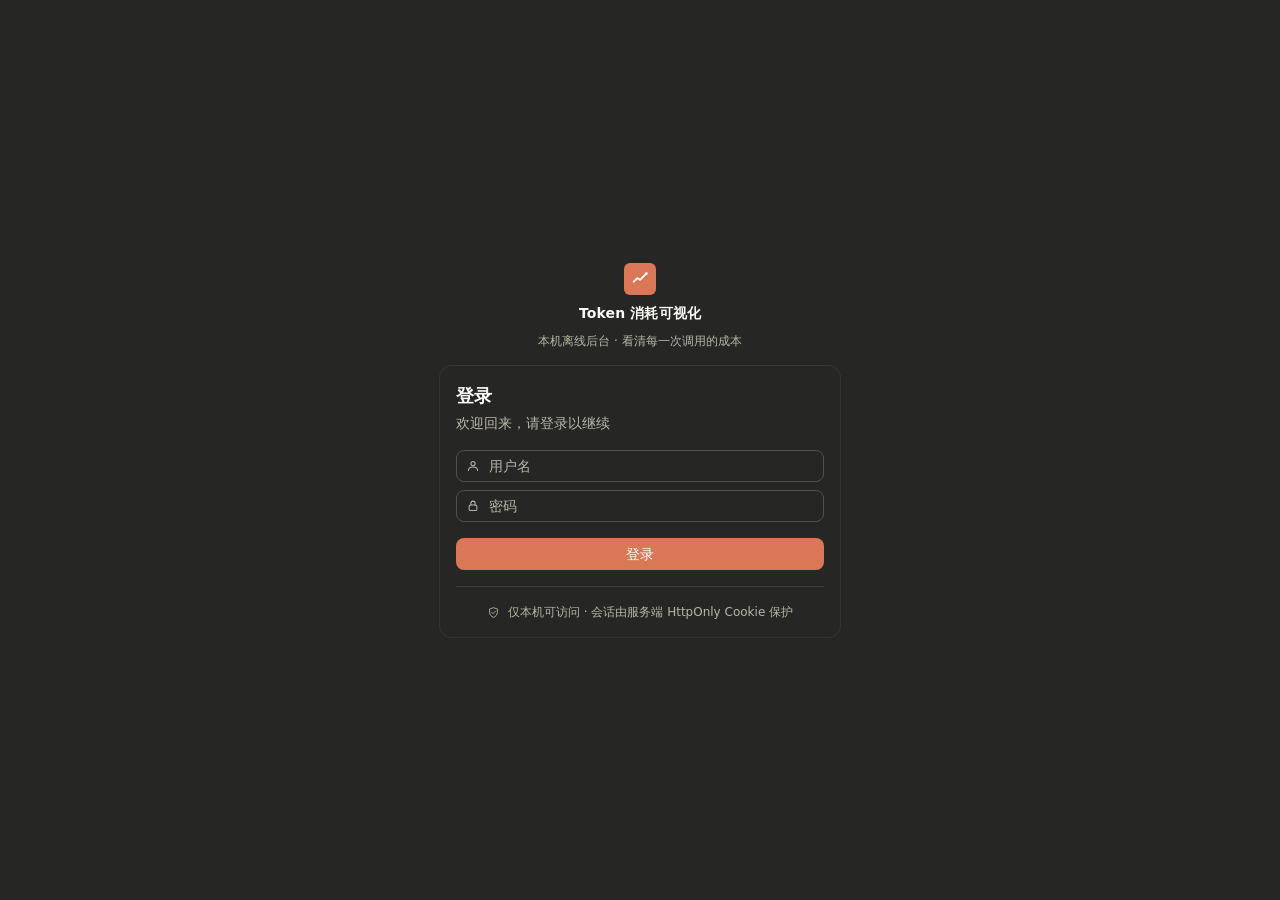
<file: web/login.html>
<!DOCTYPE html>
<html lang="zh-CN">
<head>
<meta charset="utf-8">
<meta name="viewport" content="width=device-width, initial-scale=1">
<title>登录 · Token 消耗可视化</title>
<style>
  /* 模板 claude.dark 暗色色板（OKLCH 字面值），零外部资源。
     尺寸对齐 shadcn：4px 基准、控件 gap-2、分组 gap-4、圆角 8/6/12px。 */
  :root {
    --background: oklch(0.2679 0.0036 106.6427);
    --foreground: oklch(0.8074 0.0142 93.0137);
    --card: oklch(0.2679 0.0036 106.6427);
    --card-foreground: oklch(0.9818 0.0054 95.0986);
    --muted: oklch(0.2213 0.0038 106.707);
    --muted-foreground: oklch(0.7713 0.0169 99.0657);
    --primary: oklch(0.6724 0.1308 38.7559);
    --primary-foreground: oklch(1 0 0);
    --accent: oklch(0.213 0.0078 95.4245);
    --border: oklch(0.3618 0.0101 106.8928);
    --input: oklch(0.4336 0.0113 100.2195);
    --ring: oklch(0.6724 0.1308 38.7559);
    --destructive: oklch(0.6368 0.2078 25.3313);
    --sidebar: oklch(0.2357 0.0024 67.7077);
    --sidebar-foreground: oklch(0.8074 0.0142 93.0137);
    --sidebar-accent: oklch(0.168 0.002 106.6177);
    --sidebar-border: var(--border);
    --radius: 0.5rem;
    --radius-md: 0.375rem;
    --radius-xl: 0.75rem;
    --spacing: 0.25rem;
    --shadow: 0 1px 3px 0px hsl(0 0% 0% / 0.1), 0 1px 2px -1px hsl(0 0% 0% / 0.1);
    --font-sans: ui-sans-serif, system-ui, -apple-system, "Segoe UI", sans-serif;
    --font-mono: ui-monospace, SFMono-Regular, Menlo, monospace;
  }
  * { box-sizing: border-box; }
  /* form / .empty / .steps 自带 display，必须显式压制 hidden */
  [hidden] { display: none !important; }
  html { min-height: 100%; }
  body {
    margin: 0;
    min-height: 100vh;
    padding: 16px;
    display: grid;
    place-items: center;
    background: var(--background);
    color: var(--foreground);
    font-family: var(--font-sans);
    font-size: 14px;
    line-height: 1.5;
    -webkit-font-smoothing: antialiased;
  }

  @keyframes rise {
    from { opacity: 0; transform: translateY(8px); }
    to   { opacity: 1; transform: translateY(0); }
  }
  @keyframes spin { to { transform: rotate(360deg); } }
  .stage {
    position: relative; z-index: 1;
    width: 100%; max-width: 400px;
    animation: rise 240ms cubic-bezier(.2,.75,.3,1) both;
  }

  /* 品牌区：size-8 / rounded-md / bg-primary 的几何 logo + 产品名 + 副标 */
  .brand { display: flex; flex-direction: column; align-items: center; gap: 8px; margin-bottom: 16px; }
  .brand-mark {
    width: 32px; height: 32px;
    display: grid; place-items: center;
    background: var(--primary);
    border-radius: var(--radius-md);
  }
  .brand-mark svg { width: 18px; height: 18px; display: block; color: var(--primary-foreground); }
  .brand-name { font-size: 14px; font-weight: 600; letter-spacing: .01em; color: var(--card-foreground); }
  .brand-sub { margin: 0; font-size: 12px; color: var(--muted-foreground); }

  /* Card：rounded-xl + ring-1 ring-foreground/10 细环 + 轻阴影；扁平、16px 内间距 */
  .card {
    display: flex; flex-direction: column; gap: 16px;
    width: 100%; padding: 16px;
    background: var(--card);
    color: var(--card-foreground);
    border-radius: var(--radius-xl);
    box-shadow:
      0 0 0 1px color-mix(in oklch, var(--foreground) 10%, transparent),
      var(--shadow);
  }
  .head { display: grid; gap: 4px; }
  h1 { margin: 0; font-size: 18px; font-weight: 600; letter-spacing: -.01em; }
  .sub { margin: 0; font-size: 14px; color: var(--muted-foreground); }

  /* 步骤 2/2 进度指示 */
  .steps { display: grid; gap: 8px; }
  .steps-tag {
    font-family: var(--font-mono); font-size: 11px; letter-spacing: .06em;
    color: var(--muted-foreground); text-transform: uppercase;
  }
  .steps-track { display: flex; align-items: center; gap: 8px; min-width: 0; }
  .step { display: flex; align-items: center; gap: 8px; min-width: 0; font-size: 12px; color: var(--muted-foreground); }
  .step i {
    display: grid; place-items: center; flex: none;
    width: 20px; height: 20px;
    font-family: var(--font-mono); font-style: normal; font-size: 11px; font-weight: 500;
    border: 1px solid var(--border); border-radius: 50%;
    background: var(--muted); color: var(--muted-foreground);
  }
  .step.done i { background: var(--primary); border-color: var(--primary); color: var(--primary-foreground); }
  .step.active { color: var(--card-foreground); }
  .step.active i { border-color: var(--ring); color: var(--ring); box-shadow: 0 0 0 3px color-mix(in oklch, var(--ring) 50%, transparent); }
  .step-line { flex: 1; min-width: 6px; height: 1px; background: var(--border); }
  .step-label { white-space: nowrap; overflow: hidden; text-overflow: ellipsis; }

  /* 表单布局：分组 gap-4(16px)，控件 gap-2(8px) */
  form { display: grid; gap: 16px; margin: 0; }
  .group { display: grid; gap: 8px; min-width: 0; }
  .group + .group { border-top: 1px solid var(--border); }
  .group-title {
    display: flex; align-items: center; gap: 8px;
    font-size: 12px; font-weight: 500; color: var(--muted-foreground);
  }
  .group-title .gi { font-family: var(--font-mono); font-size: 11px; color: var(--primary); }
  .fields { display: grid; gap: 8px; min-width: 0; }

  /* Input：h-8 / w-full / rounded-lg / border-input / bg-transparent / px-2.5 py-1 / text-sm */
  .field { position: relative; min-width: 0; }
  .field-icon {
    position: absolute; left: 10px; top: 50%; transform: translateY(-50%);
    width: 14px; height: 14px; color: var(--muted-foreground); pointer-events: none;
    transition: color .15s ease;
  }
  .field input {
    width: 100%; height: 32px;
    padding: 4px 10px 4px 32px;
    font-family: var(--font-sans); font-size: 14px; line-height: 1.5;
    color: var(--card-foreground);
    background: transparent;
    border: 1px solid var(--input);
    border-radius: var(--radius);
    outline: none;
    transition: border-color .15s ease, box-shadow .15s ease;
  }
  .field input::placeholder { color: var(--muted-foreground); }
  .field input:hover:not(:disabled) { border-color: var(--foreground); }
  .field input:focus-visible {
    border-color: var(--ring);
    box-shadow: 0 0 0 3px color-mix(in oklch, var(--ring) 50%, transparent);
  }
  .field input:disabled { opacity: .5; cursor: not-allowed; }
  .field:focus-within .field-icon { color: var(--ring); }

  /* Button：h-8 / rounded-lg / px-2.5 / text-sm font-medium；default 纯色 primary */
  .btn {
    display: inline-flex; align-items: center; justify-content: center; gap: 8px;
    width: 100%; height: 32px; padding: 0 10px;
    font-family: var(--font-sans); font-size: 14px; font-weight: 500; line-height: 1;
    color: var(--primary-foreground);
    background: var(--primary);
    border: 1px solid transparent;
    border-radius: var(--radius);
    cursor: pointer;
    transition: background-color .15s ease, color .15s ease;
  }
  .btn:hover:not(:disabled) { background: color-mix(in oklch, var(--primary) 80%, transparent); }
  .btn:disabled { opacity: .5; cursor: not-allowed; }
  .btn-ghost {
    width: auto; min-width: 96px;
    color: var(--card-foreground);
    background: transparent;
    border-color: var(--border);
  }
  .btn-ghost:hover:not(:disabled) { background: var(--accent); color: var(--card-foreground); }
  .spinner {
    display: none; width: 12px; height: 12px; flex: none;
    border: 2px solid color-mix(in oklch, var(--primary-foreground) 40%, transparent);
    border-top-color: var(--primary-foreground);
    border-radius: 50%;
    animation: spin .7s linear infinite;
  }
  .btn.loading .spinner { display: inline-block; }

  /* Empty 组件：居中 dashed 容器 + size-8 rounded-lg bg-muted 图标 + 标题 + 描述 + 操作按钮。
     只渲染固定文案，不展示后端 error 原文。 */
  .empty {
    display: flex; flex-direction: column; align-items: center; text-align: center; gap: 8px;
    padding: 16px;
    background: color-mix(in oklch, var(--muted) 35%, transparent);
    border: 1px dashed var(--border);
    border-radius: var(--radius);
  }
  .empty-icon {
    width: 32px; height: 32px; flex: none;
    display: grid; place-items: center;
    background: var(--muted);
    border-radius: var(--radius);
    color: var(--destructive);
  }
  .empty-icon svg { width: 16px; height: 16px; }
  .empty-ok .empty-icon { color: var(--primary); }
  .empty-title { font-size: 14px; font-weight: 500; color: var(--card-foreground); }
  .empty-desc { font-size: 14px; color: var(--muted-foreground); }

  /* 底部安全提示 */
  .foot {
    display: flex; align-items: center; justify-content: center; gap: 8px;
    padding-top: 16px; border-top: 1px solid var(--border);
    font-size: 12px; color: var(--muted-foreground);
  }
  .foot svg { width: 13px; height: 13px; flex: none; }

  .svg-defs { position: absolute; width: 0; height: 0; overflow: hidden; }

  @media (max-width: 380px) {
    body { padding: 12px; }
    .brand-sub { font-size: 11px; }
    .step-label { font-size: 11px; }
  }
  @media (prefers-reduced-motion: reduce) {
    *, *::before, *::after {
      animation-duration: .01ms !important;
      animation-iteration-count: 1 !important;
      transition-duration: .01ms !important;
    }
  }
</style>
</head>
<body>
<svg class="svg-defs" aria-hidden="true" focusable="false">
  <symbol id="i-logo" viewBox="0 0 20 20">
    <path d="M3 13l4-4 3 2 7-7" fill="none" stroke="currentColor" stroke-width="2" stroke-linecap="round" stroke-linejoin="round"/>
    <circle cx="17" cy="4" r="1.6" fill="currentColor"/>
  </symbol>
  <symbol id="i-user" viewBox="0 0 20 20">
    <circle cx="10" cy="6.5" r="3" fill="none" stroke="currentColor" stroke-width="1.5"/>
    <path d="M3.5 16.5c0-3 2.9-5 6.5-5s6.5 2 6.5 5" fill="none" stroke="currentColor" stroke-width="1.5" stroke-linecap="round"/>
  </symbol>
  <symbol id="i-lock" viewBox="0 0 20 20">
    <rect x="4.5" y="8.5" width="11" height="8" rx="2" fill="none" stroke="currentColor" stroke-width="1.5"/>
    <path d="M7 8.5V6a3 3 0 0 1 6 0v2.5" fill="none" stroke="currentColor" stroke-width="1.5" stroke-linecap="round"/>
  </symbol>
  <symbol id="i-key" viewBox="0 0 20 20">
    <circle cx="7" cy="7" r="3.2" fill="none" stroke="currentColor" stroke-width="1.5"/>
    <path d="M9.5 9.5L16 16m-2.5-2.5l1.6-1.6M12 12l1.6-1.6" fill="none" stroke="currentColor" stroke-width="1.5" stroke-linecap="round"/>
  </symbol>
  <symbol id="i-shield" viewBox="0 0 20 20">
    <path d="M10 2.5l6 2.2v5c0 3.7-2.5 6.4-6 7.8-3.5-1.4-6-4.1-6-7.8v-5z" fill="none" stroke="currentColor" stroke-width="1.4" stroke-linejoin="round"/>
    <path d="M7.5 10l1.8 1.8 3.4-3.6" fill="none" stroke="currentColor" stroke-width="1.4" stroke-linecap="round" stroke-linejoin="round"/>
  </symbol>
  <symbol id="i-alert" viewBox="0 0 20 20">
    <circle cx="10" cy="10" r="7.5" fill="none" stroke="currentColor" stroke-width="1.5"/>
    <path d="M10 6.5v4.2M10 13.4v.1" fill="none" stroke="currentColor" stroke-width="1.6" stroke-linecap="round"/>
  </symbol>
</svg>

<div class="stage">
  <header class="brand">
    <div class="brand-mark" aria-hidden="true"><svg viewBox="0 0 20 20"><use href="#i-logo"></use></svg></div>
    <div class="brand-name">Token 消耗可视化</div>
    <p class="brand-sub">本机离线后台 · 看清每一次调用的成本</p>
  </header>

  <main class="card">
    <div class="steps" id="steps" hidden>
      <span class="steps-tag">步骤 2 / 2</span>
      <div class="steps-track">
        <span class="step done"><i>&#10003;</i><span class="step-label">验证身份</span></span>
        <span class="step-line"></span>
        <span class="step active"><i>2</i><span class="step-label">设置新密码</span></span>
      </div>
    </div>

    <div class="head">
      <h1 id="title">登录</h1>
      <p class="sub" id="subtitle">欢迎回来，请登录以继续</p>
    </div>

    <div id="msg" class="empty" role="alert" aria-live="polite" hidden>
      <div class="empty-icon" aria-hidden="true"><svg><use href="#i-alert"></use></svg></div>
      <div class="empty-title" id="msg-title"></div>
      <div class="empty-desc" id="msg-text"></div>
      <button id="msg-action" class="btn btn-ghost" type="button"></button>
    </div>

    <form id="login-form" novalidate>
      <div class="fields">
        <div class="field">
          <svg class="field-icon" aria-hidden="true"><use href="#i-user"></use></svg>
          <input id="username" type="text" autocomplete="username" placeholder="用户名" required>
        </div>
        <div class="field">
          <svg class="field-icon" aria-hidden="true"><use href="#i-lock"></use></svg>
          <input id="login-pw" type="password" autocomplete="current-password" placeholder="密码" required>
        </div>
      </div>
      <button id="login-btn" class="btn" type="submit">
        <span class="spinner" aria-hidden="true"></span>
        <span class="btn-label" id="login-label">登录</span>
      </button>
    </form>

    <form id="change-form" novalidate hidden>
      <div class="group">
        <div class="group-title"><span class="gi">01</span> 验证当前凭据</div>
        <div class="fields">
          <div class="field">
            <svg class="field-icon" aria-hidden="true"><use href="#i-lock"></use></svg>
            <input id="old-pw" type="password" autocomplete="current-password" placeholder="当前密码" required>
          </div>
        </div>
      </div>
      <div class="group">
        <div class="group-title"><span class="gi">02</span> 设置新密码</div>
        <div class="fields">
          <div class="field">
            <svg class="field-icon" aria-hidden="true"><use href="#i-key"></use></svg>
            <input id="new-pw" type="password" autocomplete="new-password" placeholder="新密码" required>
          </div>
          <div class="field">
            <svg class="field-icon" aria-hidden="true"><use href="#i-key"></use></svg>
            <input id="confirm-pw" type="password" autocomplete="new-password" placeholder="确认新密码" required>
          </div>
        </div>
      </div>
      <button id="change-btn" class="btn" type="submit">
        <span class="spinner" aria-hidden="true"></span>
        <span class="btn-label" id="change-label">设置新密码并重新登录</span>
      </button>
    </form>

    <div class="foot">
      <svg aria-hidden="true"><use href="#i-shield"></use></svg>
      <span>仅本机可访问 · 会话由服务端 HttpOnly Cookie 保护</span>
    </div>
  </main>
</div>

<script>
(function () {
  'use strict';

  /* v2 契约字段与端点（纯小写 ASCII）：逐字保留，集中定义便于与后端对齐。 */
  var PW_FIELD = 'pw';
  var OLD_PW_FIELD = 'old_pw';
  var NEW_PW_FIELD = 'new_pw';
  var LOGIN_URL = '/api/auth/login';
  var CHANGE_URL = '/api/auth/change-pw';

  var MSG_BAD_CRED = '用户名或密码错误';
  var MSG_BAD_CURRENT = '当前密码不正确';
  var MSG_GENERIC = '服务暂时不可用，请稍后重试';
  var MSG_EMPTY = '请填写所有字段';
  var MSG_TOO_SHORT = '新密码至少 8 位';
  var MSG_MISMATCH = '两次输入的新密码不一致';
  var MSG_CHANGED = '请使用新密码重新登录';

  /* 受控校验文案：只由白名单 code 索引，界面永远拿不到后端 error 原文。 */
  var MSG_VALIDATION = {
    too_short: '新密码至少 8 位',
    invalid_request: '请检查输入内容'
  };
  var MSG_VALIDATION_UNKNOWN = '输入不符合要求，请检查后重试';

  /* 受控标题映射：错误只区分「输入有误」与「服务不可用」。 */
  var TITLE_ERROR = '输入有误';
  var TITLE_SERVICE = '服务不可用';
  var TITLE_OK = '密码已修改';
  var ACTION_ERROR = '重试';
  var ACTION_OK = '开始登录';

  /* 400/422 的后端 error 原文仅用于查这张白名单，映射出的 code 才进入界面。 */
  var ERROR_CODES = {
    'new password too short': 'too_short',
    'invalid request': 'invalid_request'
  };
  var MIN_NEW_PW_LEN = 8;

  var LABEL_LOGIN = '登录';
  var LABEL_LOGIN_BUSY = '正在登录…';
  var LABEL_CHANGE = '设置新密码并重新登录';
  var LABEL_CHANGE_BUSY = '正在设置…';

  var title = document.getElementById('title');
  var subtitle = document.getElementById('subtitle');
  var steps = document.getElementById('steps');
  var msg = document.getElementById('msg');
  var msgTitle = document.getElementById('msg-title');
  var msgText = document.getElementById('msg-text');
  var msgAction = document.getElementById('msg-action');
  var loginForm = document.getElementById('login-form');
  var changeForm = document.getElementById('change-form');
  var loginBtn = document.getElementById('login-btn');
  var changeBtn = document.getElementById('change-btn');
  var loginLabel = document.getElementById('login-label');
  var changeLabel = document.getElementById('change-label');
  var usernameEl = document.getElementById('username');
  var loginPwEl = document.getElementById('login-pw');
  var oldPwEl = document.getElementById('old-pw');
  var newPwEl = document.getElementById('new-pw');
  var confirmPwEl = document.getElementById('confirm-pw');

  function showMsg(text, ok, title) {
    msg.classList.toggle('empty-ok', !!ok);
    msgTitle.textContent = ok ? TITLE_OK : (title || TITLE_ERROR);
    msgText.textContent = text;
    msgAction.textContent = ok ? ACTION_OK : ACTION_ERROR;
    msg.hidden = false;
  }
  function clearMsg() {
    msg.hidden = true;
    msg.classList.remove('empty-ok');
    msgTitle.textContent = '';
    msgText.textContent = '';
  }
  /* Empty 里的 ghost 操作按钮：收起提示并回到当前表单，不改变认证流程。 */
  msgAction.addEventListener('click', function () {
    clearMsg();
    (changeForm.hidden ? usernameEl : oldPwEl).focus();
  });

  /* 提交加载态：禁用 + spinner + 文案变化 */
  function setLoading(btn, label, on, busyText, idleText) {
    btn.disabled = !!on;
    btn.classList.toggle('loading', !!on);
    btn.setAttribute('aria-busy', on ? 'true' : 'false');
    label.textContent = on ? busyText : idleText;
  }

  /* 后端 error 原文 -> 受控 code；查不到一律 unknown，原文不进入界面。 */
  function validationCode(raw) {
    var key = String(raw || '').trim().toLowerCase();
    return Object.prototype.hasOwnProperty.call(ERROR_CODES, key)
      ? ERROR_CODES[key] : 'unknown';
  }

  function isChangeStage() {
    return !changeForm.hidden;
  }

  /* 统一解包 {ok:true,data} / {ok:false,error}。
     按状态码分类：401 凭据、400/422 校验、5xx 服务、fetch 异常网络。
     抛出的对象只含受控 kind/code，绝不携带后端原文、HTTP 状态或堆栈。 */
  async function postJSON(url, body) {
    var res;
    try {
      res = await fetch(url, {
        method: 'POST',
        credentials: 'same-origin',
        cache: 'no-store',
        headers: { 'Content-Type': 'application/json' },
        body: JSON.stringify(body)
      });
    } catch (e) {
      throw { kind: 'network' };
    }
    if (res.status === 401) { throw { kind: 'unauthorized' }; }
    if (res.status === 400 || res.status === 422) {
      var detail = null;
      try { detail = await res.json(); } catch (e) { detail = null; }
      var raw = (detail && detail.error) ? detail.error : '';
      throw { kind: 'validation', code: validationCode(raw) };
    }
    if (res.status >= 500) { throw { kind: 'server' }; }
    if (!res.ok) { throw { kind: 'server' }; }
    var payload;
    try { payload = await res.json(); } catch (e) { throw { kind: 'server' }; }
    if (!payload || payload.ok !== true) { throw { kind: 'server' }; }
    return payload.data || {};
  }

  /* 受控文案 + 受控标题映射：kind 决定类别，code 决定具体校验提示。 */
  function friendly(err) {
    var kind = err && err.kind;
    if (kind === 'unauthorized') {
      return { title: TITLE_ERROR,
               text: isChangeStage() ? MSG_BAD_CURRENT : MSG_BAD_CRED };
    }
    if (kind === 'validation') {
      var code = (err && err.code) || 'unknown';
      var text = Object.prototype.hasOwnProperty.call(MSG_VALIDATION, code)
        ? MSG_VALIDATION[code] : MSG_VALIDATION_UNKNOWN;
      return { title: TITLE_ERROR, text: text };
    }
    return { title: TITLE_SERVICE, text: MSG_GENERIC };
  }

  function showChangeForm() {
    loginForm.hidden = true;
    changeForm.hidden = false;
    steps.hidden = false;
    title.textContent = '设置新密码';
    subtitle.textContent = '首次登录需设置新密码，完成后请重新登录';
    clearMsg();
    oldPwEl.focus();
  }

  loginForm.addEventListener('submit', async function (ev) {
    ev.preventDefault();
    clearMsg();
    var u = usernameEl.value.trim();
    var p = loginPwEl.value;
    if (!u || !p) { showMsg(MSG_EMPTY); return; }
    var body = { username: u };
    body[PW_FIELD] = p;
    setLoading(loginBtn, loginLabel, true, LABEL_LOGIN_BUSY, LABEL_LOGIN);
    try {
      var data = await postJSON(LOGIN_URL, body);
      /* 首次登录按真值兼容布尔与数字两种序列化。 */
      if (data.must_change_pw) {
        showChangeForm();
        return;
      }
      location.href = '/';
    } catch (err) {
      var f = friendly(err);
      showMsg(f.text, false, f.title);
    } finally {
      setLoading(loginBtn, loginLabel, false, LABEL_LOGIN_BUSY, LABEL_LOGIN);
    }
  });

  changeForm.addEventListener('submit', async function (ev) {
    ev.preventDefault();
    clearMsg();
    var oldPw = oldPwEl.value;
    var newPw = newPwEl.value;
    var confirmPw = confirmPwEl.value;
    if (!oldPw || !newPw || !confirmPw) { showMsg(MSG_EMPTY); return; }
    if (newPw.length < MIN_NEW_PW_LEN) { showMsg(MSG_TOO_SHORT); return; }
    if (newPw !== confirmPw) { showMsg(MSG_MISMATCH); return; }
    var body = {};
    body[OLD_PW_FIELD] = oldPw;
    body[NEW_PW_FIELD] = newPw;
    setLoading(changeBtn, changeLabel, true, LABEL_CHANGE_BUSY, LABEL_CHANGE);
    try {
      await postJSON(CHANGE_URL, body);
      /* 一次性提示标记：跳回登录页后显示「请使用新密码重新登录」。会话 Cookie 完全由后端管理。 */
      try { sessionStorage.setItem('td_pw_changed', '1'); } catch (e) {}
      location.href = '/login.html';
    } catch (err) {
      var g = friendly(err);
      showMsg(g.text, false, g.title);
    } finally {
      setLoading(changeBtn, changeLabel, false, LABEL_CHANGE_BUSY, LABEL_CHANGE);
    }
  });

  try {
    if (sessionStorage.getItem('td_pw_changed') === '1') {
      sessionStorage.removeItem('td_pw_changed');
      showMsg(MSG_CHANGED, true);
    }
  } catch (e) {}
})();
</script>
</body>
</html>
</file>
